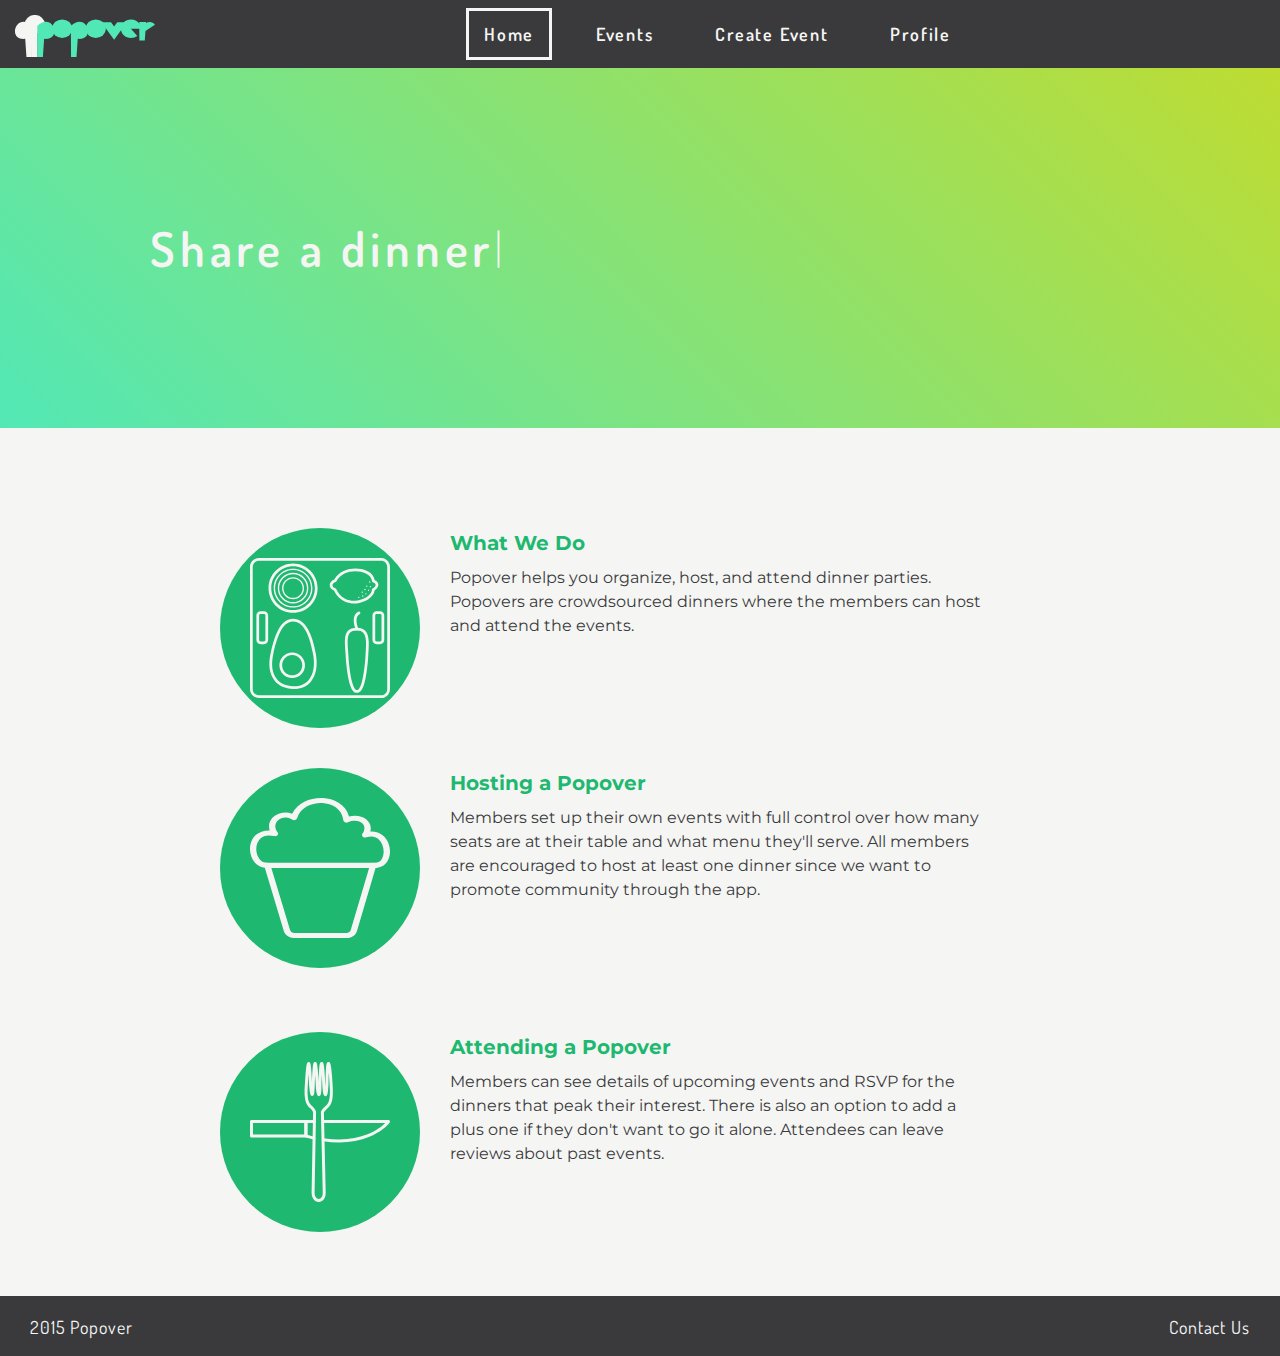
<file: index.html>
<!DOCTYPE>

<html>
	<head>
	    <meta charset="utf-8">
      <meta name="viewport" content="width=device-width, initial-scale=1">
	    <title>Popover</title>
	    <link type="text/css" rel="stylesheet" href="css/normalize.css">
	    <link type="text/css" rel="stylesheet" href="css/main.css">
	    <script src="http://code.jquery.com/jquery-2.1.4.min.js"></script>
    <script src="js/typed.js" type="text/javascript"></script>
    <script>
    $(function(){

        $("#typed").typed({
            // strings: ["Typed.js is a <strong>jQuery</strong> plugin.", "It <em>types</em> out sentences.", "And then deletes them.", "Try it out!"],
            stringsElement: $('#typed-strings'),
            typeSpeed: 30,
            backDelay: 1000,
            loop: false,
            contentType: 'html', // or text
            // defaults to false for infinite loop
            loopCount: false,
            callback: function(){ foo(); },
            resetCallback: function() { newTyped(); }
        });

        $(".reset").click(function(){
            $("#typed").typed('reset');
        });

    });

    function newTyped(){ /* A new typed object */ }

    function foo(){ console.log("Callback"); }

    </script>
    <style>
      /* code for animated blinking cursor */
      .typed-cursor{
          opacity: 1;
          font-weight: 100;
          -webkit-animation: blink 0.7s infinite;
          -moz-animation: blink 0.7s infinite;
          -ms-animation: blink 0.7s infinite;
          -o-animation: blink 0.7s infinite;
          animation: blink 0.7s infinite;
      }
      @-keyframes blink{
          0% { opacity:1; }
          50% { opacity:0; }
          100% { opacity:1; }
      }
      @-webkit-keyframes blink{
          0% { opacity:1; }
          50% { opacity:0; }
          100% { opacity:1; }
      }
      @-moz-keyframes blink{
          0% { opacity:1; }
          50% { opacity:0; }
          100% { opacity:1; }
      }
      @-ms-keyframes blink{
          0% { opacity:1; }
          50% { opacity:0; }
          100% { opacity:1; }
      }
      @-o-keyframes blink{
          0% { opacity:1; }
          50% { opacity:0; }
          100% { opacity:1; }
      }
    </style>
	</head>
	<body>
    <div class="header">
      <a href="index.html" class="header-logo">
        <div class="logo"></div>
      </a>
      <nav class = "nav-primary" role = "navigation">
      <a href="" class="menuIcon">Menu</a>
      <ul class="nav">
        <a href="index.html"><li class="selected">Home</li></a>
        <a href="events.html"><li>Events</li></a>
        <a href="create.html"><li>Create Event</li></a>
        <a href="#"><li>Profile</li></a>
      </ul>
      </nav>
    </div>
    <div class="home-container">
      <div class="type-wrap">
        <span>Share</span>
        <div id="typed-strings">
            <p>a dinner</p>
            <p>a table</p>
            <p>your love of food</p>
            <p>your ideas</p>
            <p>it all at a pop-up dinner</p>
            <p>at Popover</p>
        </div>
        <span id="typed" style="white-space:pre;"></span>
      </div>
      <div class="outer-container">
        <div class="home-icon">
          <?xml version="1.0" encoding="iso-8859-1"?>
          <!-- Generator: Adobe Illustrator 19.1.0, SVG Export Plug-In . SVG Version: 6.00 Build 0)  -->
          <svg version="1.1" id="Layer_1" xmlns="http://www.w3.org/2000/svg" xmlns:xlink="http://www.w3.org/1999/xlink" x="0px" y="0px"
             viewBox="0 0 510 510" style="enable-background:new 0 0 510 510;" xml:space="preserve">
          <path style="fill:#F5F6F4;" d="M477.622,509.963H32.182c-17.799,0-32.28-14.48-32.28-32.28V32.242
            c0-17.799,14.48-32.279,32.28-32.279h445.44c17.8,0,32.28,14.48,32.28,32.279v445.44
            C509.902,495.482,495.422,509.963,477.622,509.963z M32.182,9.963c-12.285,0-22.28,9.994-22.28,22.279v445.44
            c0,12.285,9.995,22.28,22.28,22.28h445.44c12.285,0,22.28-9.995,22.28-22.28V32.242c0-12.285-9.995-22.279-22.28-22.279H32.182z"/>
          <path style="fill:#F5F6F4;" d="M156.913,199.57c-49.291,0-89.392-40.229-89.392-89.678c0-49.449,40.101-89.679,89.392-89.679
            s89.392,40.229,89.392,89.679C246.305,159.341,206.204,199.57,156.913,199.57z M156.913,30.214
            c-43.777,0-79.392,35.744-79.392,79.679s35.615,79.678,79.392,79.678s79.392-35.743,79.392-79.678S200.69,30.214,156.913,30.214z"/>
          <path style="fill:#F5F6F4;" d="M156.913,180.639c-38.882,0-70.515-31.736-70.515-70.746s31.633-70.747,70.515-70.747
            s70.515,31.737,70.515,70.747S195.795,180.639,156.913,180.639z M156.913,44.146c-36.125,0-65.515,29.494-65.515,65.747
            s29.39,65.746,65.515,65.746s65.515-29.493,65.515-65.746S193.038,44.146,156.913,44.146z"/>
          <path style="fill:#F5F6F4;" d="M156.913,165.732c-30.691,0-55.66-25.05-55.66-55.84c0-30.791,24.969-55.841,55.66-55.841
            s55.66,25.05,55.66,55.841C212.573,140.683,187.604,165.732,156.913,165.732z M156.913,59.052c-27.934,0-50.66,22.807-50.66,50.841
            c0,28.033,22.726,50.84,50.66,50.84s50.66-22.807,50.66-50.84C207.573,81.858,184.847,59.052,156.913,59.052z"/>
          <path style="fill:#F5F6F4;" d="M156.913,150.06c-22.078,0-40.04-18.019-40.04-40.167s17.962-40.168,40.04-40.168
            s40.04,18.02,40.04,40.168S178.991,150.06,156.913,150.06z M156.913,74.725c-19.321,0-35.04,15.776-35.04,35.168
            s15.719,35.167,35.04,35.167s35.04-15.775,35.04-35.167S176.234,74.725,156.913,74.725z"/>
          <path style="fill:#F5F6F4;" d="M378.427,165.577c-9.758,0.001-20.749-1.574-31.855-6.259c-17.9-7.55-31.642-21.252-40.872-40.745
            c-9.387-3.59-15.204-10.77-15.344-19.146c-0.149-9.017,6.156-17.001,16.589-21.191c20.637-36.361,65.689-45.132,99.306-37.768
            c26.82,5.879,44.688,20.827,47.531,39.437C464.708,84.911,467.068,92.02,467.469,96c0.778,7.736-4.116,15.747-13.502,22.251
            c-2.138,19.728-25.404,38.844-55.69,45.224C392.735,164.643,385.947,165.577,378.427,165.577z M383.508,48.047
            c-26.348,0-54.707,10.457-68.669,36.582c-0.597,1.115-1.593,1.963-2.788,2.373c-7.299,2.503-11.78,7.2-11.696,12.259
            c0.076,4.594,3.984,8.52,10.455,10.5c1.378,0.422,2.507,1.418,3.098,2.733c22.28,49.621,68.634,44.075,82.309,41.195
            c26.312-5.543,47.806-22.713,47.911-38.273c0.012-1.714,0.9-3.303,2.355-4.209c7.235-4.51,11.464-9.953,11.036-14.206
            c-0.347-3.45-3.947-6.621-10.138-8.93c-1.855-0.691-3.128-2.412-3.245-4.389c-0.9-15.186-16.612-28.314-40.026-33.446
            C397.606,48.811,390.629,48.047,383.508,48.047z"/>
          <path style="fill:#F5F6F4;" d="M438.31,106.69c-1.38,0-2.505-0.964-2.505-2.345S436.919,102,438.3,102h0.01
            c1.381,0,2.5,0.964,2.5,2.345S439.69,106.69,438.31,106.69z"/>
          <path style="fill:#F5F6F4;" d="M431.884,119.848c-1.38,0-2.505-1.043-2.505-2.424s1.114-2.424,2.495-2.424h0.01
            c1.381,0,2.5,1.043,2.5,2.424S433.265,119.848,431.884,119.848z"/>
          <path style="fill:#F5F6F4;" d="M421.881,132.522c-1.38,0-2.505-0.88-2.505-2.261S420.49,128,421.871,128h0.01
            c1.381,0,2.5,0.88,2.5,2.261S423.262,132.522,421.881,132.522z"/>
          <path style="fill:#F5F6F4;" d="M435.989,90.409c-1.38,0-2.505-1.324-2.505-2.705S434.599,85,435.979,85h0.01
            c1.381,0,2.5,1.324,2.5,2.705S437.37,90.409,435.989,90.409z"/>
          <path style="fill:#F5F6F4;" d="M396.361,145.809c-1.38,0-2.505-1.023-2.505-2.404s1.114-2.404,2.495-2.404h0.01
            c1.381,0,2.5,1.023,2.5,2.404S397.742,145.809,396.361,145.809z"/>
          <path style="fill:#F5F6F4;" d="M410.721,140.991c-1.38,0-2.505-1.115-2.505-2.496S409.33,136,410.711,136h0.01
            c1.381,0,2.5,1.115,2.5,2.496S412.102,140.991,410.721,140.991z"/>
          <path style="fill:#F5F6F4;" d="M425.279,105.069c-1.38,0-2.505-1.154-2.505-2.535S423.889,100,425.27,100h0.01
            c1.381,0,2.5,1.154,2.5,2.535S426.66,105.069,425.279,105.069z"/>
          <path style="fill:#F5F6F4;" d="M418.68,117.432c-1.38,0-2.505-1.335-2.505-2.716S417.289,112,418.67,112h0.01
            c1.381,0,2.5,1.335,2.5,2.716S420.061,117.432,418.68,117.432z"/>
          <path style="fill:#F5F6F4;" d="M409.121,126.824c-1.38,0-2.505-1.031-2.505-2.412S407.73,122,409.111,122h0.01
            c1.381,0,2.5,1.031,2.5,2.412S410.502,126.824,409.121,126.824z"/>
          <path style="fill:#F5F6F4;" d="M159.53,476.968c-0.801,0-1.601-0.009-2.411-0.026c-28.676-0.618-52.824-11.593-67.994-30.902
            c-18.293-23.285-23.2-57.151-14.189-97.938c8.958-40.55,17.792-67.54,28.645-87.513c14.322-26.358,31.87-39.172,53.646-39.172
            c21.765,0,40.122,13.098,54.56,38.928c11.601,20.753,20.943,50.341,27.768,87.942c7.952,43.81,1.741,79.172-17.962,102.263
            C206.821,467.859,185.397,476.966,159.53,476.968z M157.228,231.416c-40.775,0-59.544,60.075-72.526,118.841
            c-8.343,37.768-4.094,68.752,12.289,89.604c13.479,17.157,34.346,26.521,60.346,27.082c23.851,0.513,43.436-7.399,56.65-22.886
            c17.688-20.729,23.128-53.229,15.73-93.986C215.425,271.338,191.037,231.416,157.228,231.416z"/>
          <path style="fill:#F5F6F4;" d="M153.773,437.452c-25.74,0-46.68-21.004-46.68-46.821c0-25.818,20.94-46.822,46.68-46.822
            c25.739,0,46.68,21.004,46.68,46.822C200.453,416.448,179.513,437.452,153.773,437.452z M153.773,353.809
            c-20.226,0-36.68,16.519-36.68,36.822s16.455,36.821,36.68,36.821c20.225,0,36.68-16.518,36.68-36.821
            S173.999,353.809,153.773,353.809z"/>
          <path style="fill:#F5F6F4;" d="M389.591,491.199c-20.329,0-32.311-35.348-40.062-118.195c-0.007-0.077-0.013-0.155-0.016-0.232
            c-0.504-10.803-1.213-20.809-1.898-30.485c-2.574-36.331-4.434-62.582,9.126-77.137c7.067-7.585,17.812-11.272,32.851-11.272
            c13.282,0,23.196,3.702,30.308,11.317c15.912,17.04,13.627,50.381,10.98,88.987c-0.416,6.063-0.846,12.334-1.212,18.646
            c-0.003,0.057-0.007,0.113-0.013,0.17c-3.273,35.51-7.391,62.021-12.585,81.051C410.245,479.047,401.257,491.199,389.591,491.199z
             M359.496,372.188c3.303,35.261,7.334,61.278,12.324,79.533c7.012,25.648,14.144,29.479,17.771,29.479
            c6.165,0,12.664-10.856,17.831-29.784c5.036-18.447,9.049-44.371,12.268-79.252c0.367-6.336,0.797-12.604,1.213-18.665
            c2.486-36.28,4.635-67.613-8.313-81.479c-5.116-5.479-12.639-8.143-22.998-8.143c-12.11,0-20.463,2.646-25.533,8.089
            c-10.595,11.372-8.864,35.802-6.469,69.614C358.276,351.28,358.987,361.311,359.496,372.188z"/>
          <path style="fill:#F5F6F4;" d="M389.591,263.878c-2.065,0-3.998-1.289-4.719-3.349c-11.748-33.543-8.405-55.295,9.938-64.649
            c2.46-1.254,5.471-0.277,6.726,2.183s0.277,5.471-2.183,6.726c-13.178,6.722-14.875,24.363-5.043,52.437
            c0.913,2.605-0.46,5.459-3.066,6.371C390.697,263.787,390.139,263.878,389.591,263.878z"/>
          <path style="fill:#F5F6F4;" d="M473.871,314.235h-12.557c-8.368,0-15.177-6.809-15.177-15.177v-90.117
            c0-8.368,6.809-15.177,15.177-15.177h12.557c8.368,0,15.177,6.809,15.177,15.177v90.117
            C489.048,307.427,482.239,314.235,473.871,314.235z M461.314,203.765c-2.854,0-5.177,2.322-5.177,5.177v90.117
            c0,2.854,2.322,5.177,5.177,5.177h12.557c2.854,0,5.177-2.322,5.177-5.177v-90.117c0-2.854-2.322-5.177-5.177-5.177H461.314z"/>
          <path style="fill:#F5F6F4;" d="M50.969,314.235H38.413c-8.369,0-15.177-6.809-15.177-15.177v-90.117
            c0-8.368,6.808-15.177,15.177-15.177h12.556c8.369,0,15.177,6.809,15.177,15.177v90.117
            C66.146,307.427,59.338,314.235,50.969,314.235z M38.413,203.765c-2.854,0-5.177,2.322-5.177,5.177v90.117
            c0,2.854,2.322,5.177,5.177,5.177h12.556c2.854,0,5.177-2.322,5.177-5.177v-90.117c0-2.854-2.322-5.177-5.177-5.177H38.413z"/>
          </svg>
        </div>
        <div class="home-description">
          <h3>What We Do</h3>
          <p>Popover helps you organize, host, and attend dinner parties. Popovers are crowdsourced dinners where the members can host and attend the events. </p>
        </div>

        <div class="home-icon">
          <?xml version="1.0" encoding="iso-8859-1"?>
          <!-- Generator: Adobe Illustrator 19.1.0, SVG Export Plug-In . SVG Version: 6.00 Build 0)  -->
          <svg version="1.1" id="Layer_1" xmlns="http://www.w3.org/2000/svg" xmlns:xlink="http://www.w3.org/1999/xlink" x="0px" y="0px"
             viewBox="0 0 509.901 510" style="enable-background:new 0 0 509.901 510;" xml:space="preserve">
          <path style="fill:#F5F6F4;" d="M350.819,510H162.027c-18.132,0-33.867-9.773-38.268-23.767L48.482,236.207H463.04l-73.885,249.811
            C384.778,500.175,369.025,510,350.819,510z M77.722,254.56l68.439,227.308c1.8,5.723,8.336,9.78,15.866,9.78h188.792
            c7.561,0,14.105-4.081,15.911-9.923l67.187-227.165H77.722z"/>
          <path style="fill:#F5F6F4;" d="M453.767,254.807c-2.169,0-4.372-0.102-6.613-0.308l2.649-18.23
            c13.116,1.203,23.098-3.377,29.707-13.614c13.327-20.641,7.895-55.973-11.179-72.699c-11.559-10.14-26.578-12.391-44.627-6.699
            c-4.545,1.436-9.735,0.432-12.947-2.504c-3.212-2.934-3.748-7.16-1.34-10.547c10.426-14.659,9.706-29.597-1.881-38.986
            c-11.949-9.685-31.793-10.717-50.542-2.635c-3.397,1.468-7.487,1.48-10.906,0.038c-3.412-1.443-5.69-4.149-6.068-7.21
            c-5.354-43.502-42.807-61.014-76.07-62.896c-35.73-2.02-79.96,14.372-92.479,55.15c-0.935,3.043-3.755,5.497-7.482,6.508
            c-3.725,1.013-7.841,0.441-10.92-1.516c-18.499-11.757-36.543-7.769-47.26-0.109c-18.625,13.309-16.057,32.9-5.25,46.411
            c2.581,3.226,2.376,7.386-0.511,10.441c-2.89,3.058-7.868,4.368-12.465,3.29c-21.357-4.993-38.043-2.133-49.609,8.488
            c-17.035,15.642-20.071,46.54-7.25,68.875c5.275,9.194,12.167,20.153,33.167,20.153v18.352c-26,0-42.883-11.257-54.148-30.882
            c-14.456-25.184-14.416-65.179,10.997-88.517c12.996-11.936,30.692-17.793,51.18-17.108c-6.003-17.505-2.646-38.027,18.529-53.159
            c15.296-10.931,39.433-16.379,63.248-7.472C173.794,15,224.165-2.135,265.6,0.211c37.556,2.124,82.963,21.173,95.068,67.267
            c23.594-5.914,47.318-2.092,63.33,10.884c14.127,11.447,18.952,27.195,14.15,43.554c18.098-0.914,34.378,4.403,47.266,15.707
            c25.484,22.351,32.312,66.004,14.613,93.419C490.144,246.349,473.516,254.805,453.767,254.807z"/>
          </svg>
        </div>
        <div class="home-description">
          <h3>Hosting a Popover</h3>
          <p>Members set up their own events with full control over how many seats are at their table and what menu they'll serve. All members are encouraged to host at least one dinner since we want to promote community through the app.</p>
        </div>

        <div class="home-icon">
          <?xml version="1.0" encoding="iso-8859-1"?>
          <!-- Generator: Adobe Illustrator 19.1.0, SVG Export Plug-In . SVG Version: 6.00 Build 0)  -->
          <svg version="1.1" id="Layer_1" xmlns="http://www.w3.org/2000/svg" xmlns:xlink="http://www.w3.org/1999/xlink" x="0px" y="0px"
             viewBox="0 0 500 500" style="enable-background:new 0 0 500 500;" xml:space="preserve">
          <path style="fill:#F5F6F4;" d="M245.435,500c-3.756,0-7.522-0.98-10.981-2.944c-9.159-5.199-14.439-16.078-14.489-29.846
            l0.001-0.119l5.31-287.772c-3.051-6.742-6.928-10.635-11.023-14.745c-11.372-11.417-23.133-23.223-18.167-87.019
            c1.426-23.817,2.848-42.132,4.223-54.343c1.693-15.054,2.877-22.941,9.181-22.941c0.029,0,0.058,0,0.087,0.001
            c6.365,0.073,7.367,7.886,8.718,22.852c0.987,10.935,1.903,26.839,2.728,47.348c0.804-19.538,1.718-35.014,2.728-46.127
            c1.573-17.321,2.747-23.868,8.899-23.899c0.014,0,0.028,0,0.043,0c5.988,0,7.247,6.406,8.871,22.09
            c1.129,10.9,2.229,26.781,3.277,47.28c0.474-18.994,1.223-34.826,2.187-46.124c1.512-17.718,3.01-23.626,8.9-23.69
            c0.03,0,0.06,0,0.09,0c6.089,0,7.458,6.849,9.116,22.396c1.356,12.718,2.552,31.342,3.555,55.353
            c0.167,3.319,0.35,6.365,0.544,9.156c0.191-2.741,0.378-5.761,0.559-9.087c0.083-23,0.646-41.872,1.625-54.587
            c1.243-16.128,2.737-22.895,8.775-23.059c0.072-0.001,0.143-0.002,0.213-0.002c5.883,0,7.726,6.766,9.82,22.753
            c1.673,12.764,3.251,31.684,4.563,54.713c4.614,66.833-5.615,76.304-18.564,88.29c-4.044,3.743-8.218,7.605-12.302,13.961
            l6.448,286.866c0.302,13.721-4.638,24.671-13.554,30.044C253.273,498.93,249.36,500,245.435,500z M230.597,467.231
            c0.049,9.785,3.358,17.258,9.083,20.508c3.753,2.132,8.006,2.088,11.672-0.12c5.545-3.342,8.602-10.86,8.386-20.626l-6.518-290.042
            l0.815-1.34c5.119-8.423,10.363-13.277,14.989-17.559c11.273-10.433,19.42-17.973,15.154-79.707l-0.004-0.065
            c-0.962-16.9-1.979-30.067-2.957-40.175c-0.43,10.067-0.736,23.146-0.795,39.887l-0.008,0.272
            c-0.716,13.272-1.625,23.475-2.699,30.329c-0.906,5.788-2.149,13.712-8.36,13.712c-0.005,0-0.009,0-0.015,0
            c-6.37-0.013-7.711-8.736-8.69-15.105c-1.095-7.127-1.988-17.14-2.58-28.957c-0.564-13.472-1.154-24.358-1.734-33.149
            c-0.417,8.942-0.781,19.809-1.044,32.911c0.107,12.875-0.239,22.994-1.026,30.079c-0.616,5.546-1.547,13.928-7.958,14.082
            c-5.991,0.112-7.762-7.175-9.047-14.685c-1.273-7.44-2.189-17.571-2.65-29.296c-0.612-12.8-1.209-23.248-1.774-31.771
            c-0.492,8.523-0.992,18.967-1.476,31.764c-0.304,12.678-0.81,22.508-1.498,29.14c-0.677,6.525-1.444,13.921-7.442,14.109
            c-0.074,0.003-0.146,0.004-0.219,0.004c-5.869,0-7.119-7.569-8.223-14.257c-1.111-6.725-2.214-16.393-3.279-28.736l-0.016-0.262
            c-0.532-14.261-1.073-25.609-1.597-34.636c-0.732,9.048-1.535,20.432-2.392,34.757c-4.589,58.97,4.96,68.556,15.07,78.706
            c4.603,4.62,9.819,9.857,13.743,19.15l0.443,1.05l-0.021,1.141L230.597,467.231z"/>
          <path style="fill:#F5F6F4;" d="M200.206,269.823H5.316c-2.936,0-5.316-2.394-5.316-5.349V212.87c0-2.954,2.38-5.349,5.316-5.349
            h194.89c2.936,0,5.316,2.394,5.316,5.349v51.605C205.522,267.429,203.142,269.823,200.206,269.823z M10.632,259.125H194.89v-40.907
            H10.632V259.125z"/>
          <path style="fill:#F5F6F4;" d="M228.029,277.262c-0.389,0-0.785-0.043-1.181-0.134c-7.415-1.691-13.242-3.551-19.989-5.705
            c-2.904-0.927-5.908-1.886-9.245-2.895c-2.255-0.681-3.795-2.774-3.787-5.142l0.189-50.537c0.011-2.946,2.388-5.329,5.316-5.329
            h29.518c2.936,0,5.316,2.394,5.316,5.349c0,2.954-2.38,5.349-5.316,5.349h-24.222l-0.155,41.235c1.947,0.608,3.792,1.196,5.6,1.774
            c6.517,2.08,12.146,3.877,19.124,5.469c2.864,0.653,4.658,3.517,4.009,6.399C232.649,275.578,230.456,277.262,228.029,277.262z"/>
          <path style="fill:#F5F6F4;" d="M319.428,287.453c-18.834,0-38.348-1.593-58.506-4.785c-2.9-0.46-4.881-3.198-4.425-6.116
            c0.456-2.918,3.164-4.91,6.078-4.452c59.585,9.437,113.288,4.508,159.617-14.648c28.074-11.608,48.797-26.929,60.848-39.234H261.988
            c-2.936,0-5.316-2.394-5.316-5.349c0-2.954,2.38-5.349,5.316-5.349h232.696c2.008,0,3.845,1.139,4.748,2.943
            c0.903,1.804,0.719,3.967-0.477,5.59c-3.264,4.433-10.873,13.49-25.154,24.35c-13.916,10.582-29.921,19.646-47.568,26.944
            C393.851,280.736,358.088,287.453,319.428,287.453z"/>
          </svg>
        </div>
        <div class="home-description">
          <h3>Attending a Popover</h3>
          <p>Members can see details of upcoming events and RSVP for the dinners that peak their interest. There is also an option to add a plus one if they don't want to go it alone. Attendees can leave reviews about past events.</p>
        </div>
      </div>
    </div>
    <footer>
      <div class="copyright">
        <p>2015 Popover</p>
      </div>
      <div class="social">
        <a href="#" class="support">Contact Us</a>
      </div>
    </footer>

    <script>
    $(".menuIcon").click(function(event) {
      event.preventDefault();
      $(".nav").toggleClass("list");
    });
    </script>
	</body>
</html>
</file>
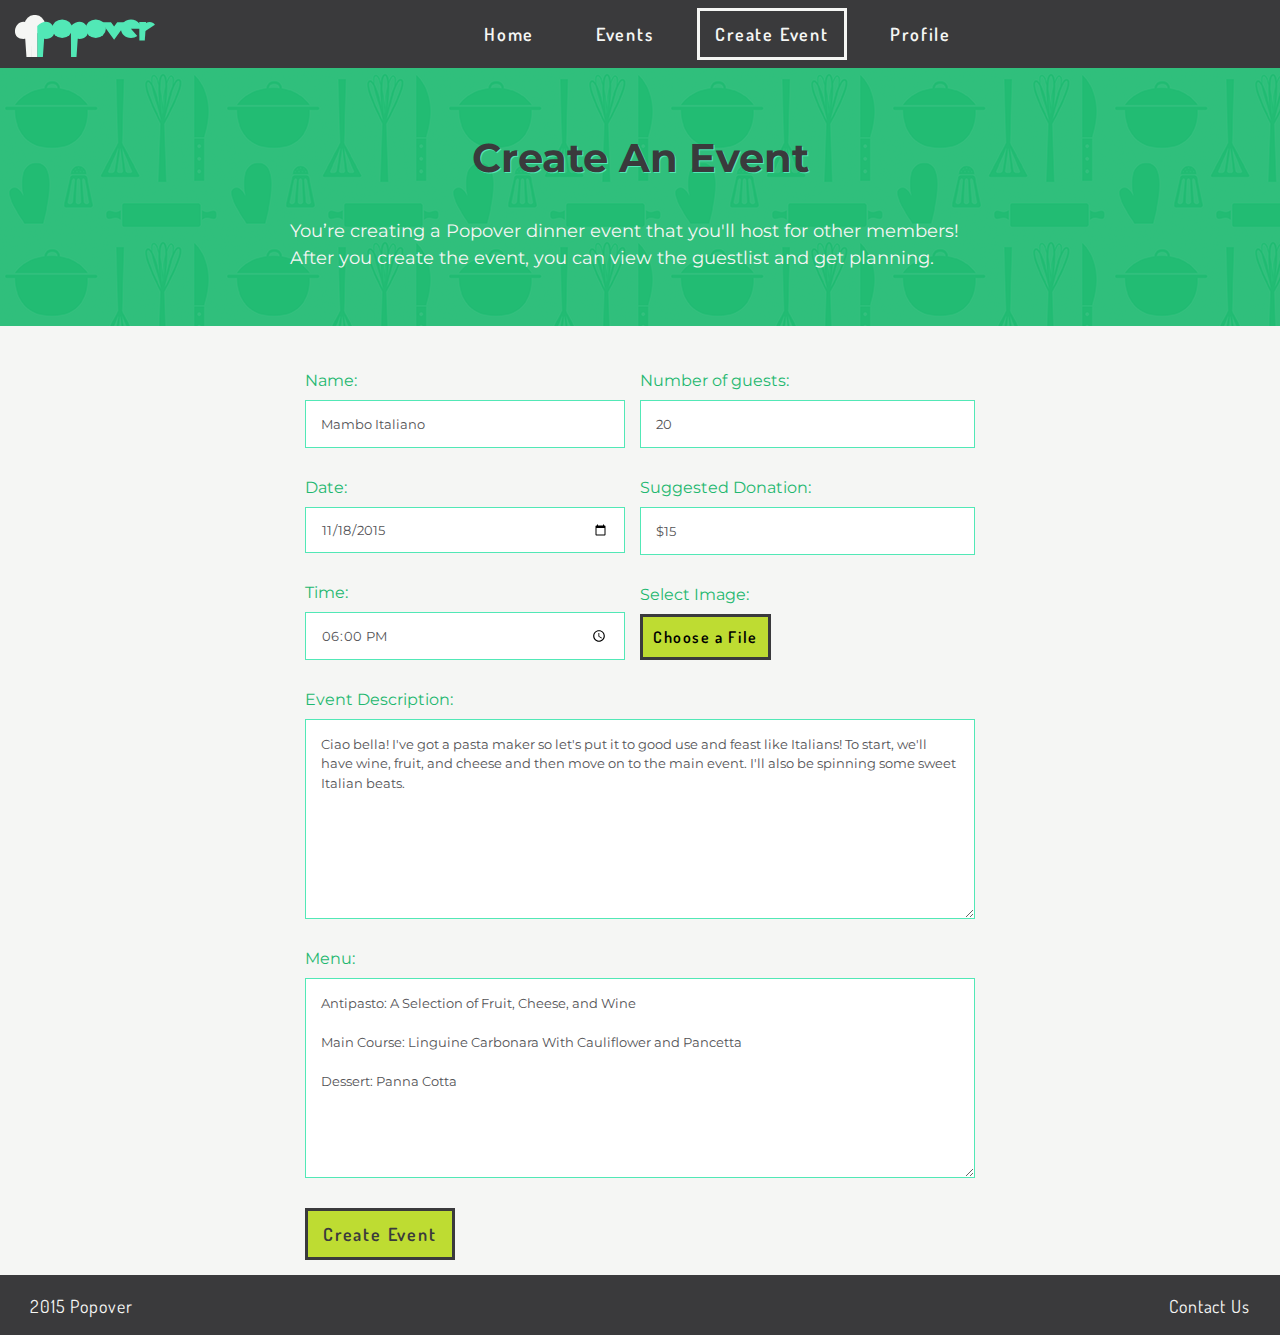
<file: create.html>
<!DOCTYPE>

<html>
	<head>
	    <meta charset="utf-8">
	    <meta name="viewport" content="width=device-width, initial-scale=1">
	    <title>Popover</title>
	    <link type="text/css" rel="stylesheet" href="css/normalize.css">
	    <link type="text/css" rel="stylesheet" href="css/main.css">
	    <script src="http://code.jquery.com/jquery-2.1.4.min.js"></script>
	</head>
	<body>
	<div class="page-container">
	    <div class="header">
	        <a href="index.html" class="header-logo">
	        	<div class="logo"></div>
      		</a>
	      <nav class = "nav-primary" role = "navigation">
		      <a href="" class="menuIcon">Menu</a>
		      <ul class="nav">
		        <a href="index.html"><li>Home</li></a>
		        <a href="events.html"><li>Events</li></a>
		        <a href="create.html"><li class="selected">Create Event</li></a>
		        <a href="#"><li>Profile</li></a>
		      </ul>
	      </nav>
	    </div>
    	<div class="create-image">
		    <div class="create-event-header">
		    	<div class="create-header">Create An Event</div>
		    	<p>You’re creating a Popover dinner event that you'll host for other members! After you create the event, you can view the guestlist and get planning.</p>
		    </div>
    	</div>

    <div class="create-container">    
	    <form class="form">
		    <div class="ndt-container">
			    <div>
			        <label for="name">Name:</label>
			        <input type="text" id="name" placeholder="Mambo Italiano"/>
			    </div>
			    <div>
			        <label for="date">Date:</label>
			        <input type="date" id="date" />
			    </div>
			    <div>
			        <label for="time">Time:</label>
			        <input type="time" id="time"></input>
			    </div>
		    </div>
			    <div class="gdf-container">
			    <div>
			        <label for="guest-count">Number of guests:</label>
			        <input type="text" id="guest-count" placeholder="20"/>
			    </div>
			    <div>
			        <label for="donation">Suggested Donation:</label>
			        <input type="text" id="donation" placeholder="$15"/>
			    </div>
			    <div>
			        <label for="file">Select Image:</label>
			        <button class="choose-file" type="submit">Choose a File</button>
			    </div>
			</div>
		    <div>
		        <label class="clear" for="description">Event Description:</label>
		        <textarea id="description" onfocus="this.value=''; this.onfocus=null;">Ciao bella! I've got a pasta maker so let's put it to good use and feast like Italians! To start, we'll have wine, fruit, and cheese and then move on to the main event. I'll also be spinning some sweet Italian beats.</textarea>
		    </div>
		    <div>
		        <label for="menu">Menu:</label>
		        <textarea id="menu" onfocus="this.value=''; this.onfocus=null;">
Antipasto: A Selection of Fruit, Cheese, and Wine

Main Course: Linguine Carbonara With Cauliflower and Pancetta 

Dessert: Panna Cotta</textarea>
		    </div>
		    <div class="button">
		        <button class="create-button" type="submit">Create Event</button>
		    </div>
		</form>
	</div>
</div>	
		<footer>
		    <div class="copyright">
		      <p>2015 Popover</p>
		    </div>
		    <div class="social">
		      <a href="#" class="support">Contact Us</a>
		    </div>
		</footer>
		<script >
		$(document).ready(function() {
		    $("#time").val("18:00");
		});

		$(document).ready(function() {
		    $("#date").val("2015-11-18");
		});
		</script>
		<script>
		$(".menuIcon").click(function(event) {
		  event.preventDefault();
		  $(".nav").toggleClass("list");
		});
		</script>
	</body>
</html>
</file>
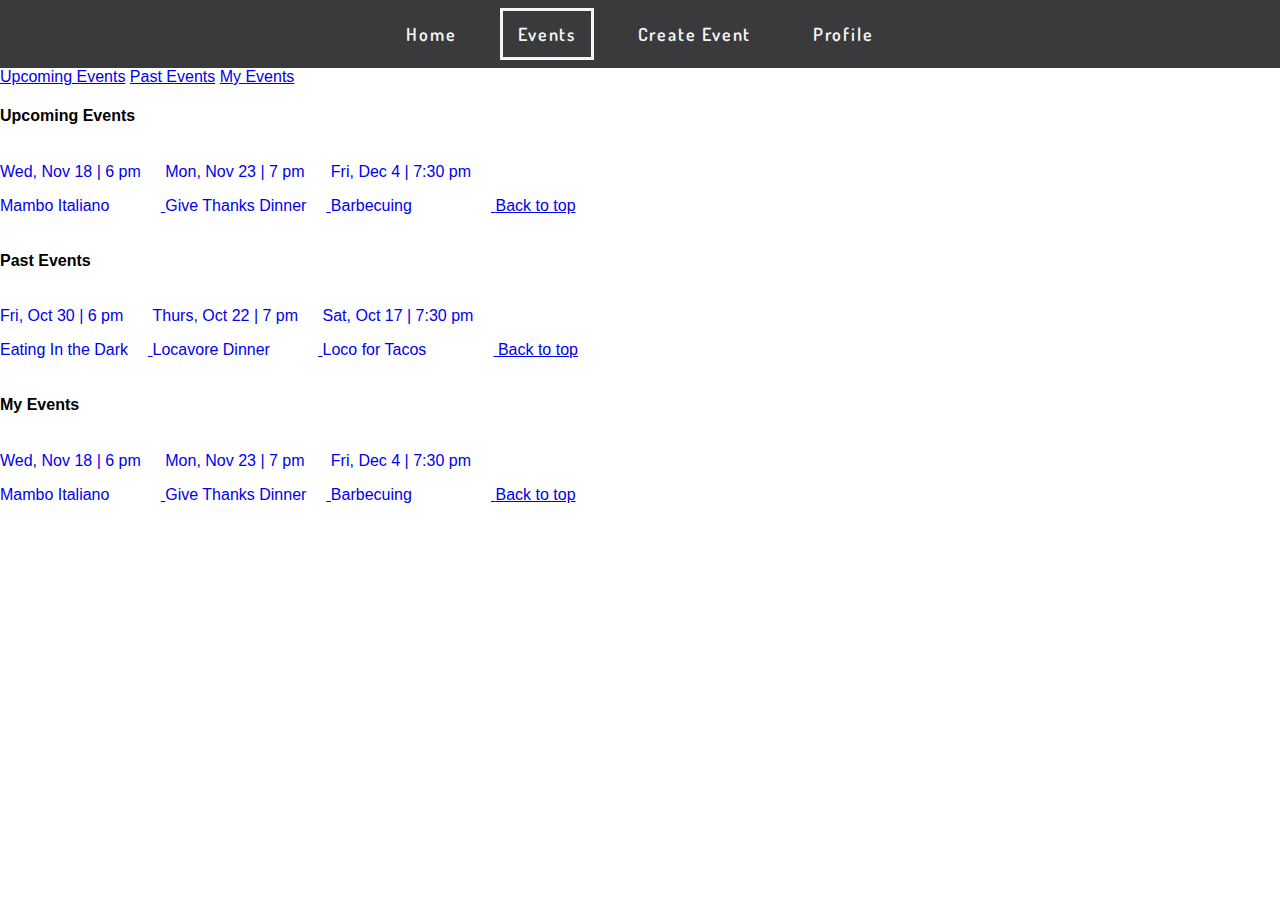
<file: events-v1.html>
<!DOCTYPE>

<html>
	<head>
	    <meta charset="utf-8">
	    <title>Popover</title>
	    <link type="text/css" rel="stylesheet" href="css/normalize.css">
	    <link type="text/css" rel="stylesheet" href="css/main.css">
	    <script src="http://code.jquery.com/jquery-2.1.4.min.js"></script>
	</head>
	<body>
    <div class="header">
      <a href="index.html" class="header-logo"><div class="logo-place"></div></a>
      <nav class = "nav-primary" role = "navigation">
      <a href="" class="menuIcon">Menu</a>
      <ul class="nav">
        <a href="index.html"><li>Home</li></a>
        <a href="events.html"><li class="selected">Events</li></a>
        <a href="create.html"><li>Create Event</li></a>
        <a href="#"><li>Profile</li></a>
      </ul>
      </nav>
    </div>
		<div class="scroll-on-page">
      <aside id="scroll-on-page-top">
        <a class="scroll-on-page-link" href="#scroll-link-1">Upcoming Events</a>
        <a class="scroll-on-page-link" href="#scroll-link-2">Past Events</a>
        <a class="scroll-on-page-link" href="#scroll-link-3">My Events</a>
      </aside>

      <article>
        <section>
          <h4 id="scroll-link-1">Upcoming Events</h4>

            <a href="listing.html">
              <div class="btn btn-l-r">
                <p>Wed, Nov 18 | 6 pm</p>
                <p>Mambo Italiano</p>
              </div>
            </a>
            <a href="#">
              <div class="btn btn-l-r">
                <p>Mon, Nov 23 | 7 pm</p>
                <p>Give Thanks Dinner</p>
              </div>
            </a>
            <a href="#">
              <div class="btn btn-l-r last-event">
                <p>Fri, Dec 4 |  7:30 pm</p>
                <p>Barbecuing</p>
              </div>
            </a>
          <a class="scroll-on-page-link" href="#scroll-on-page-top">Back to top</a>
        </section>
        <section>
          <h4 id="scroll-link-2">Past Events</h4>
            <a href="#">
              <div class="btn btn-l-r">
                <p>Fri, Oct 30 | 6 pm</p>
                <p>Eating In the Dark</p>
              </div>
            </a>
            <a href="#">
              <div class="btn btn-l-r">
                <p>Thurs, Oct 22 | 7 pm</p>
                <p>Locavore Dinner</p>
              </div>
            </a>
            <a href="#">
              <div class="btn btn-l-r last-event">
                <p>Sat, Oct 17 | 7:30 pm</p>
                <p>Loco for Tacos</p>
              </div>
            </a>
          <a class="scroll-on-page-link back-to-top" href="#scroll-on-page-top">Back to top</a>
        </section>
        <section>
          <h4 id="scroll-link-3">My Events</h4>
            <a href="#">
              <div class="btn btn-l-r">
                <p>Wed, Nov 18 | 6 pm</p>
                <p>Mambo Italiano</p>
              </div>
            </a>
            <a href="#">
              <div class="btn btn-l-r">
                <p>Mon, Nov 23 | 7 pm</p>
                <p>Give Thanks Dinner</p>
              </div>
            </a>
            <a href="#">
              <div class="btn btn-l-r last-event">
                <p>Fri, Dec 4 | 7:30 pm</p>
                <p>Barbecuing</p>
              </div>
            </a>
          <a class="scroll-on-page-link back-to-top" href="#scroll-on-page-top">Back to top</a>
        </section>
      </article>
    </div>

<script>$(".menuIcon").click(function(event) {
  event.preventDefault();
  $(".nav").toggleClass("list");
});
</script>
<script>
(function (jQuery) {
  jQuery.mark = {
    jump: function (options) {
      var defaults = {
        selector: 'a.scroll-on-page-link'
      };
      if (typeof options == 'string') {
        defaults.selector = options;
      }

      options = jQuery.extend(defaults, options);
      return jQuery(options.selector).click(function (e) {
        var jumpobj = jQuery(this);
        var target = jumpobj.attr('href');
        var thespeed = 1000;
        var offset = jQuery(target).offset().top;
        jQuery('html,body').animate({
          scrollTop: offset
        }, thespeed, 'swing');
        e.preventDefault();
      });
    }
  };
})(jQuery);


jQuery(function(){  
  jQuery.mark.jump();
});

</script>
	</body>
</html>
</file>
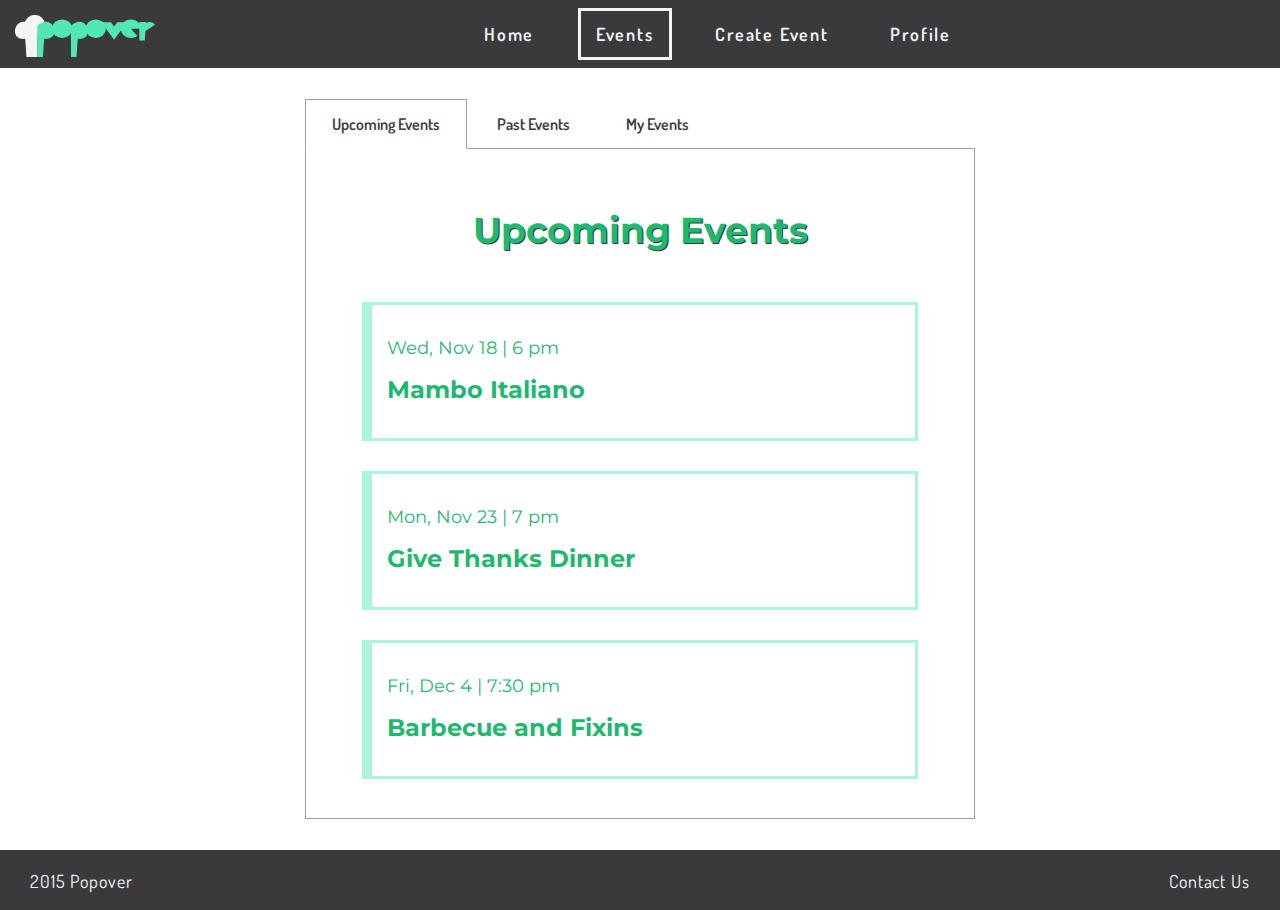
<file: events.html>
<!DOCTYPE>

<html>
	<head>
	    <meta charset="utf-8">
      <meta name="viewport" content="width=device-width, initial-scale=1">
	    <title>Popover</title>
	    <link type="text/css" rel="stylesheet" href="css/normalize.css">
	    <link type="text/css" rel="stylesheet" href="css/main.css">
	    <script src="http://code.jquery.com/jquery-2.1.4.min.js"></script>
	</head>
	<body>
    <div class="header">
      <a href="index.html" class="header-logo">
        <div class="logo"></div>
      </a>
      <nav class = "nav-primary" role = "navigation">
      <a href="" class="menuIcon">Menu</a>
      <ul class="nav">
        <a href="index.html"><li>Home</li></a>
        <a href="events.html"><li class="selected">Events</li></a>
        <a href="create.html"><li>Create Event</li></a>
        <a href="#"><li>Profile</li></a>
      </ul>
      </nav>
    </div>
    <ul class="accordion-tabs-minimal">
  <li class="tab-header-and-content">
    <a href="#" class="tab-link is-active">Upcoming Events</a>
    <div class="tab-content">
        <section>
          <h4>Upcoming Events</h4>

            <a href="listing.html">
              <div class="btn btn-l-r">
                <p>Wed, Nov 18 | 6 pm</p>
                <p>Mambo Italiano</p>
              </div>
            </a>
            <a href="#">
              <div class="btn btn-l-r">
                <p>Mon, Nov 23 | 7 pm</p>
                <p>Give Thanks Dinner</p>
              </div>
            </a>
            <a href="#">
              <div class="btn btn-l-r last-event">
                <p>Fri, Dec 4 |  7:30 pm</p>
                <p>Barbecue and Fixins</p>
              </div>
            </a>
        </section>
    </div>
  </li>
  <li class="tab-header-and-content">
    <a href="#" class="tab-link">Past Events</a>
    <div class="tab-content">
      <section>
          <h4>Past Events</h4>
            <a href="#">
              <div class="btn btn-l-r">
                <p>Fri, Oct 30 | 6 pm</p>
                <p>Eating In the Dark</p>
              </div>
            </a>
            <a href="#">
              <div class="btn btn-l-r">
                <p>Thurs, Oct 22 | 7 pm</p>
                <p>Locavore Dinner</p>
              </div>
            </a>
            <a href="#">
              <div class="btn btn-l-r last-event">
                <p>Sat, Oct 17 | 7:30 pm</p>
                <p>Loco for Tacos</p>
              </div>
            </a>
        </section>
    </div>
  </li>
  <li class="tab-header-and-content">
    <a href="#" class="tab-link">My Events</a>
    <div class="tab-content">
        <section>
          <h4>My Events</h4>
            <a href="#">
              <div class="btn btn-l-r">
                <p>Wed, Nov 18 | 6 pm</p>
                <p>Mambo Italiano</p>
              </div>
            </a>
            <a href="#">
              <div class="btn btn-l-r">
                <p>Mon, Nov 23 | 7 pm</p>
                <p>Give Thanks Dinner</p>
              </div>
            </a>
            <a href="#">
              <div class="btn btn-l-r last-event">
                <p>Fri, Dec 4 | 7:30 pm</p>
                <p>Barbecue and Fixins</p>
              </div>
            </a>
        </section>   
    </div>
  </li>
</ul>
    <footer>
      <div class="copyright">
        <p>2015 Popover</p>
      </div>
      <div class="social">
        <a href="#" class="support">Contact Us</a>
      </div>
    </footer>
    <script>$(".menuIcon").click(function(event) {
      event.preventDefault();
      $(".nav").toggleClass("list");
    });
    </script>
    <script type="text/javascript">
      $(document).ready(function () {
      $('.accordion-tabs-minimal').each(function(index) {
        $(this).children('li').first().children('a').addClass('is-active').next().addClass('is-open').show();
      });
      $('.accordion-tabs-minimal').on('click', 'li > a.tab-link', function(event) {
        if (!$(this).hasClass('is-active')) {
          event.preventDefault();
          var accordionTabs = $(this).closest('.accordion-tabs-minimal');
          accordionTabs.find('.is-open').removeClass('is-open').hide();

          $(this).next().toggleClass('is-open').toggle();
          accordionTabs.find('.is-active').removeClass('is-active');
          $(this).addClass('is-active');
        } else {
          event.preventDefault();
        }
      });
    });

    </script>

	</body>
</html>
</file>
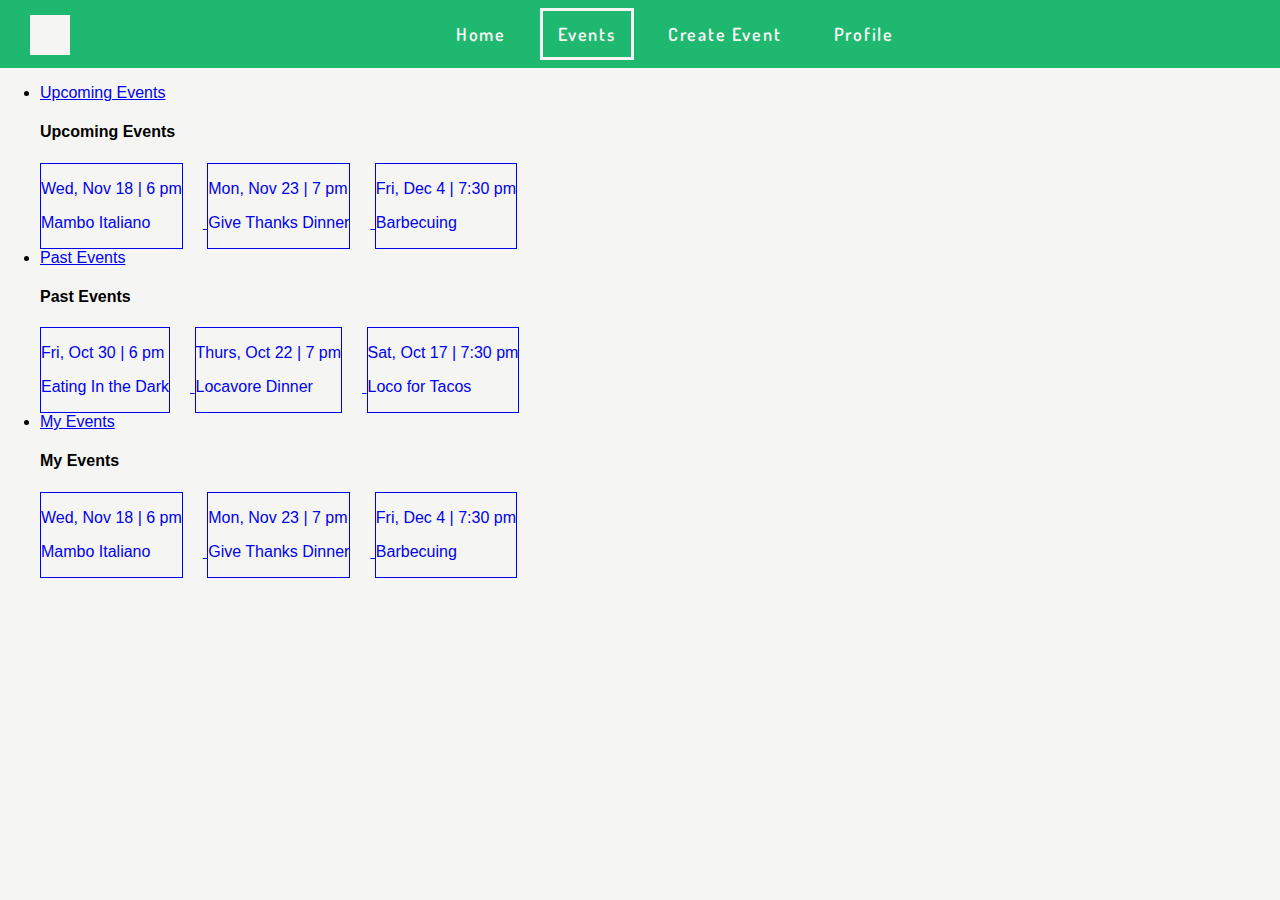
<file: technical/events copy.html>
<!DOCTYPE>

<html>
	<head>
	    <meta charset="utf-8">
	    <title>Popover</title>
	    <link type="text/css" rel="stylesheet" href="css/normalize.css">
	    <link type="text/css" rel="stylesheet" href="css/main.css">
	    <script src="http://code.jquery.com/jquery-2.1.4.min.js"></script>
	</head>
	<body>
    <div class="header">
      <a href="index.html" class="header-logo"><div class="logo-place"></div></a>
      <nav class = "nav-primary" role = "navigation">
      <a href="" class="menuIcon">Menu</a>
      <ul class="nav">
        <a href="index.html"><li>Home</li></a>
        <a href="events.html"><li class="selected">Events</li></a>
        <a href="create.html"><li>Create Event</li></a>
        <a href="#"><li>Profile</li></a>
      </ul>
      </nav>
    </div>
    <ul class="accordion-tabs-minimal">
  <li class="tab-header-and-content">
    <a href="#" class="tab-link is-active">Upcoming Events</a>
    <div class="tab-content">
        <section>
          <h4 id="scroll-link-1">Upcoming Events</h4>

            <a href="listing.html">
              <div class="btn btn-l-r">
                <p>Wed, Nov 18 | 6 pm</p>
                <p>Mambo Italiano</p>
              </div>
            </a>
            <a href="#">
              <div class="btn btn-l-r">
                <p>Mon, Nov 23 | 7 pm</p>
                <p>Give Thanks Dinner</p>
              </div>
            </a>
            <a href="#">
              <div class="btn btn-l-r last-event">
                <p>Fri, Dec 4 |  7:30 pm</p>
                <p>Barbecuing</p>
              </div>
            </a>
        </section>
    </div>
  </li>
  <li class="tab-header-and-content">
    <a href="#" class="tab-link">Past Events</a>
    <div class="tab-content">
      <section>
          <h4 id="scroll-link-2">Past Events</h4>
            <a href="#">
              <div class="btn btn-l-r">
                <p>Fri, Oct 30 | 6 pm</p>
                <p>Eating In the Dark</p>
              </div>
            </a>
            <a href="#">
              <div class="btn btn-l-r">
                <p>Thurs, Oct 22 | 7 pm</p>
                <p>Locavore Dinner</p>
              </div>
            </a>
            <a href="#">
              <div class="btn btn-l-r last-event">
                <p>Sat, Oct 17 | 7:30 pm</p>
                <p>Loco for Tacos</p>
              </div>
            </a>
        </section>
    </div>
  </li>
  <li class="tab-header-and-content">
    <a href="#" class="tab-link">My Events</a>
    <div class="tab-content">
        <section>
          <h4 id="scroll-link-3">My Events</h4>
            <a href="#">
              <div class="btn btn-l-r">
                <p>Wed, Nov 18 | 6 pm</p>
                <p>Mambo Italiano</p>
              </div>
            </a>
            <a href="#">
              <div class="btn btn-l-r">
                <p>Mon, Nov 23 | 7 pm</p>
                <p>Give Thanks Dinner</p>
              </div>
            </a>
            <a href="#">
              <div class="btn btn-l-r last-event">
                <p>Fri, Dec 4 | 7:30 pm</p>
                <p>Barbecuing</p>
              </div>
            </a>
        </section>   
    </div>
  </li>
</ul>

<!-- 		<div class="scroll-on-page">
      <aside id="scroll-on-page-top">
        <a class="scroll-on-page-link" href="#scroll-link-1">Upcoming Events</a>
        <a class="scroll-on-page-link" href="#scroll-link-2">Past Events</a>
        <a class="scroll-on-page-link" href="#scroll-link-3">My Events</a>
      </aside>

      <article>
        <section>
          <h4 id="scroll-link-1">Upcoming Events</h4>

            <a href="listing.html">
              <div class="btn btn-l-r">
                <p>Wed, Nov 18 | 6 pm</p>
                <p>Mambo Italiano</p>
              </div>
            </a>
            <a href="#">
              <div class="btn btn-l-r">
                <p>Mon, Nov 23 | 7 pm</p>
                <p>Give Thanks Dinner</p>
              </div>
            </a>
            <a href="#">
              <div class="btn btn-l-r last-event">
                <p>Fri, Dec 4 |  7:30 pm</p>
                <p>Barbecuing</p>
              </div>
            </a>
          <a class="scroll-on-page-link" href="#scroll-on-page-top">Back to top</a>
        </section>
        <section>
          <h4 id="scroll-link-2">Past Events</h4>
            <a href="#">
              <div class="btn btn-l-r">
                <p>Fri, Oct 30 | 6 pm</p>
                <p>Eating In the Dark</p>
              </div>
            </a>
            <a href="#">
              <div class="btn btn-l-r">
                <p>Thurs, Oct 22 | 7 pm</p>
                <p>Locavore Dinner</p>
              </div>
            </a>
            <a href="#">
              <div class="btn btn-l-r last-event">
                <p>Sat, Oct 17 | 7:30 pm</p>
                <p>Loco for Tacos</p>
              </div>
            </a>
          <a class="scroll-on-page-link back-to-top" href="#scroll-on-page-top">Back to top</a>
        </section>
        <section>
          <h4 id="scroll-link-3">My Events</h4>
            <a href="#">
              <div class="btn btn-l-r">
                <p>Wed, Nov 18 | 6 pm</p>
                <p>Mambo Italiano</p>
              </div>
            </a>
            <a href="#">
              <div class="btn btn-l-r">
                <p>Mon, Nov 23 | 7 pm</p>
                <p>Give Thanks Dinner</p>
              </div>
            </a>
            <a href="#">
              <div class="btn btn-l-r last-event">
                <p>Fri, Dec 4 | 7:30 pm</p>
                <p>Barbecuing</p>
              </div>
            </a>
          <a class="scroll-on-page-link back-to-top" href="#scroll-on-page-top">Back to top</a>
        </section>
      </article>
    </div> -->

    <script>$(".menuIcon").click(function(event) {
      event.preventDefault();
      $(".nav").toggleClass("list");
    });
    </script>
    <script type="text/javascript">
      $(document).ready(function () {
      $('.accordion-tabs-minimal').each(function(index) {
        $(this).children('li').first().children('a').addClass('is-active').next().addClass('is-open').show();
      });
      $('.accordion-tabs-minimal').on('click', 'li > a.tab-link', function(event) {
        if (!$(this).hasClass('is-active')) {
          event.preventDefault();
          var accordionTabs = $(this).closest('.accordion-tabs-minimal');
          accordionTabs.find('.is-open').removeClass('is-open').hide();

          $(this).next().toggleClass('is-open').toggle();
          accordionTabs.find('.is-active').removeClass('is-active');
          $(this).addClass('is-active');
        } else {
          event.preventDefault();
        }
      });
    });

    </script>

	</body>
</html>
</file>
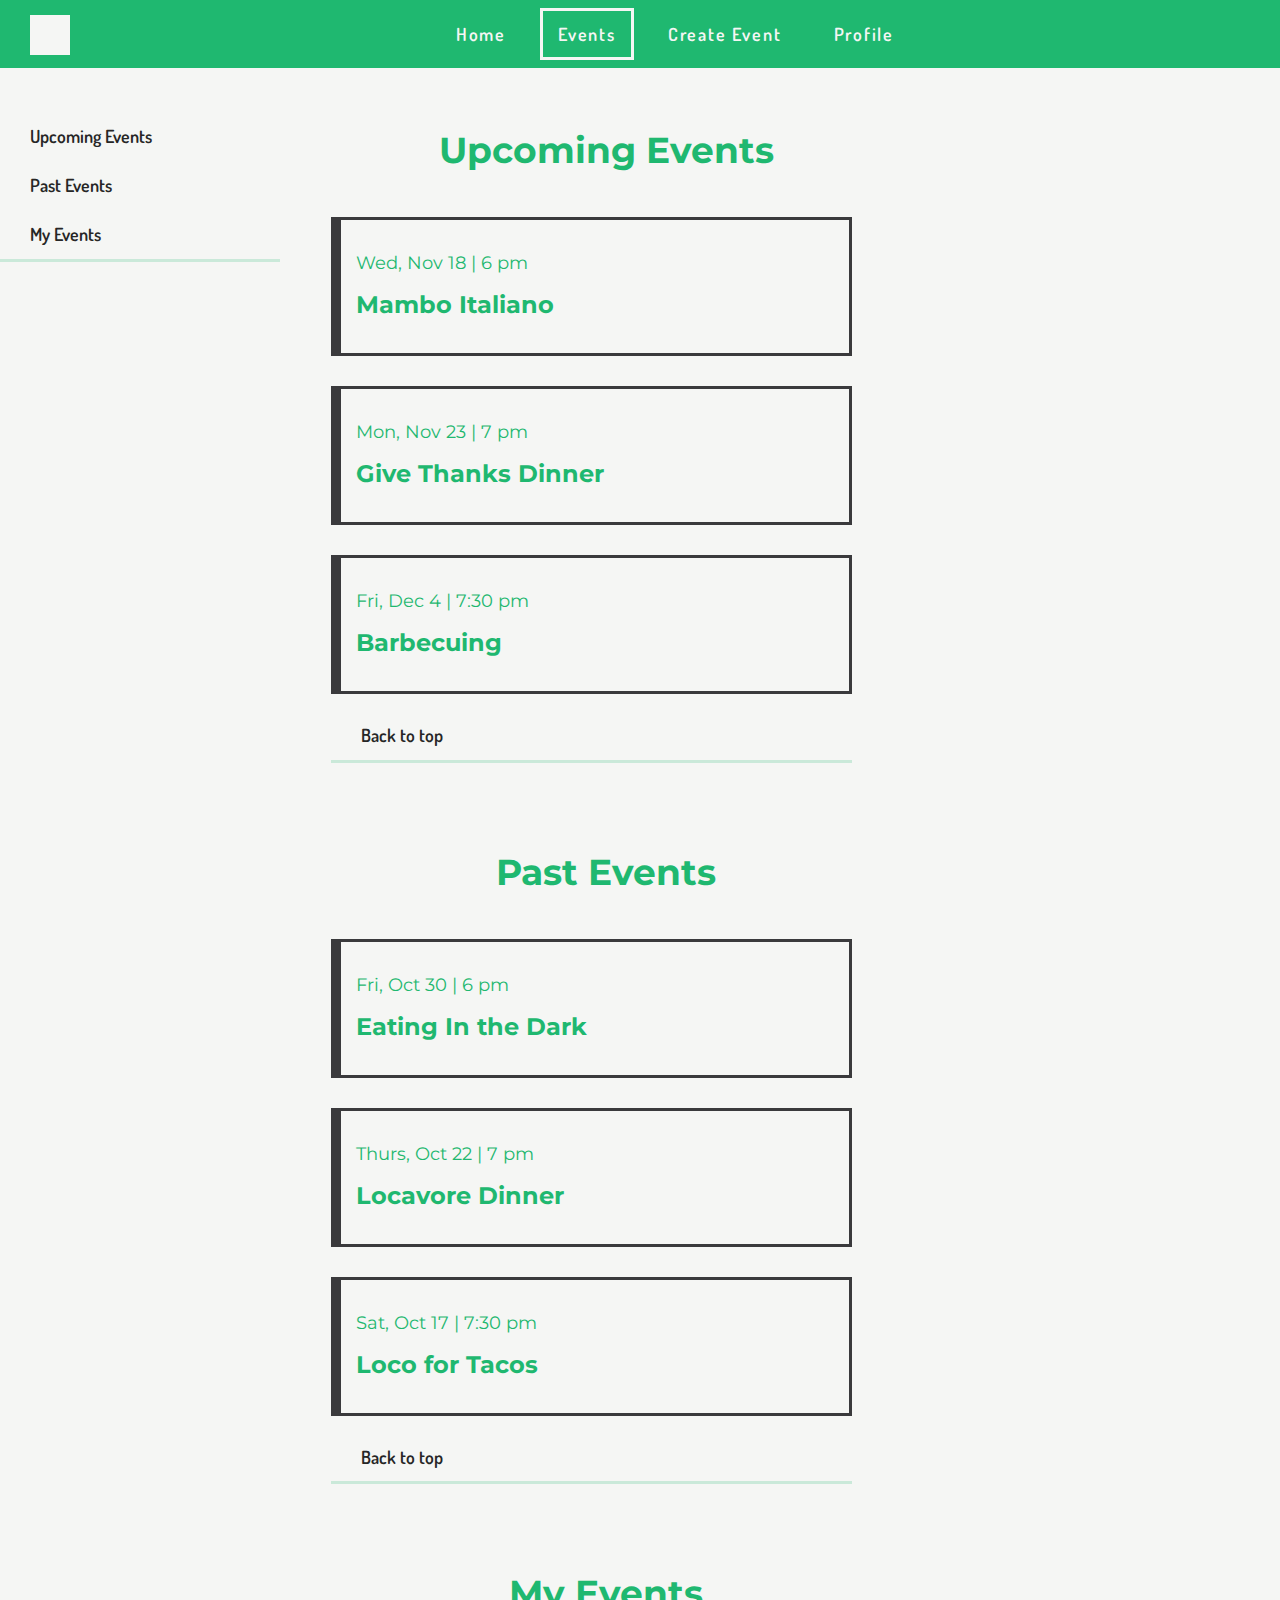
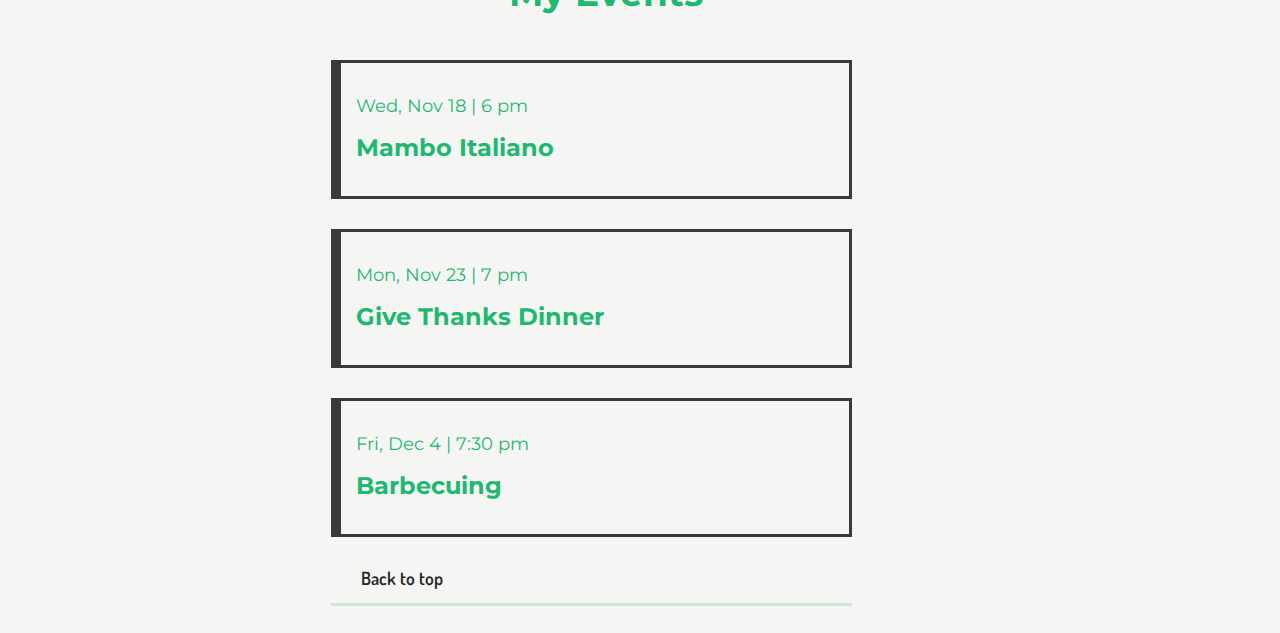
<file: technical/events.html>
<!DOCTYPE>

<html>
	<head>
	    <meta charset="utf-8">
	    <title>Popover</title>
	    <link type="text/css" rel="stylesheet" href="css/normalize.css">
	    <link type="text/css" rel="stylesheet" href="css/main.css">
	    <script src="http://code.jquery.com/jquery-2.1.4.min.js"></script>
	</head>
	<body>
    <div class="header">
      <a href="index.html" class="header-logo"><div class="logo-place"></div></a>
      <nav class = "nav-primary" role = "navigation">
      <a href="" class="menuIcon">Menu</a>
      <ul class="nav">
        <a href="index.html"><li>Home</li></a>
        <a href="events.html"><li class="selected">Events</li></a>
        <a href="create.html"><li>Create Event</li></a>
        <a href="#"><li>Profile</li></a>
      </ul>
      </nav>
    </div>
		<div class="scroll-on-page">
      <aside id="scroll-on-page-top">
        <a class="scroll-on-page-link" href="#scroll-link-1">Upcoming Events</a>
        <a class="scroll-on-page-link" href="#scroll-link-2">Past Events</a>
        <a class="scroll-on-page-link" href="#scroll-link-3">My Events</a>
      </aside>

      <article>
        <section>
          <h4 id="scroll-link-1">Upcoming Events</h4>

            <div>
              <a href="listing.html">
              <p>Wed, Nov 18 | 6 pm</p>
              <p>Mambo Italiano</p>
              </a>
            </div>
            <div>
              <p>Mon, Nov 23 | 7 pm</p>
              <p>Give Thanks Dinner</p>
            </div>
            <div class="last-event">
              <p>Fri, Dec 4 |  7:30 pm</p>
              <p>Barbecuing</p>
            </div>
          <a class="scroll-on-page-link" href="#scroll-on-page-top">Back to top</a>
        </section>
        <section>
          <h4 id="scroll-link-2">Past Events</h4>
            <div>
              <p>Fri, Oct 30 | 6 pm</p>
              <p>Eating In the Dark</p>
            </div>
            <div>
              <p>Thurs, Oct 22 | 7 pm</p>
              <p>Locavore Dinner</p>
            </div>
            <div class="last-event">
              <p>Sat, Oct 17 | 7:30 pm</p>
              <p>Loco for Tacos</p>
            </div>
          <a class="scroll-on-page-link back-to-top" href="#scroll-on-page-top">Back to top</a>
        </section>
        <section>
          <h4 id="scroll-link-3">My Events</h4>
            <div>
              <p>Wed, Nov 18 | 6 pm</p>
              <p>Mambo Italiano</p>
            </div>
            <div>
              <p>Mon, Nov 23 | 7 pm</p>
              <p>Give Thanks Dinner</p>
            </div>
            <div class="last-event">
              <p>Fri, Dec 4 | 7:30 pm</p>
              <p>Barbecuing</p>
            </div>
          <a class="scroll-on-page-link back-to-top" href="#scroll-on-page-top">Back to top</a>
        </section>
      </article>
    </div>

<script>$(".menuIcon").click(function(event) {
  event.preventDefault();
  $(".nav").toggleClass("list");
});
</script>
<script>
(function (jQuery) {
  jQuery.mark = {
    jump: function (options) {
      var defaults = {
        selector: 'a.scroll-on-page-link'
      };
      if (typeof options == 'string') {
        defaults.selector = options;
      }

      options = jQuery.extend(defaults, options);
      return jQuery(options.selector).click(function (e) {
        var jumpobj = jQuery(this);
        var target = jumpobj.attr('href');
        var thespeed = 1000;
        var offset = jQuery(target).offset().top;
        jQuery('html,body').animate({
          scrollTop: offset
        }, thespeed, 'swing');
        e.preventDefault();
      });
    }
  };
})(jQuery);


jQuery(function(){  
  jQuery.mark.jump();
});

</script>
	</body>
</html>
</file>
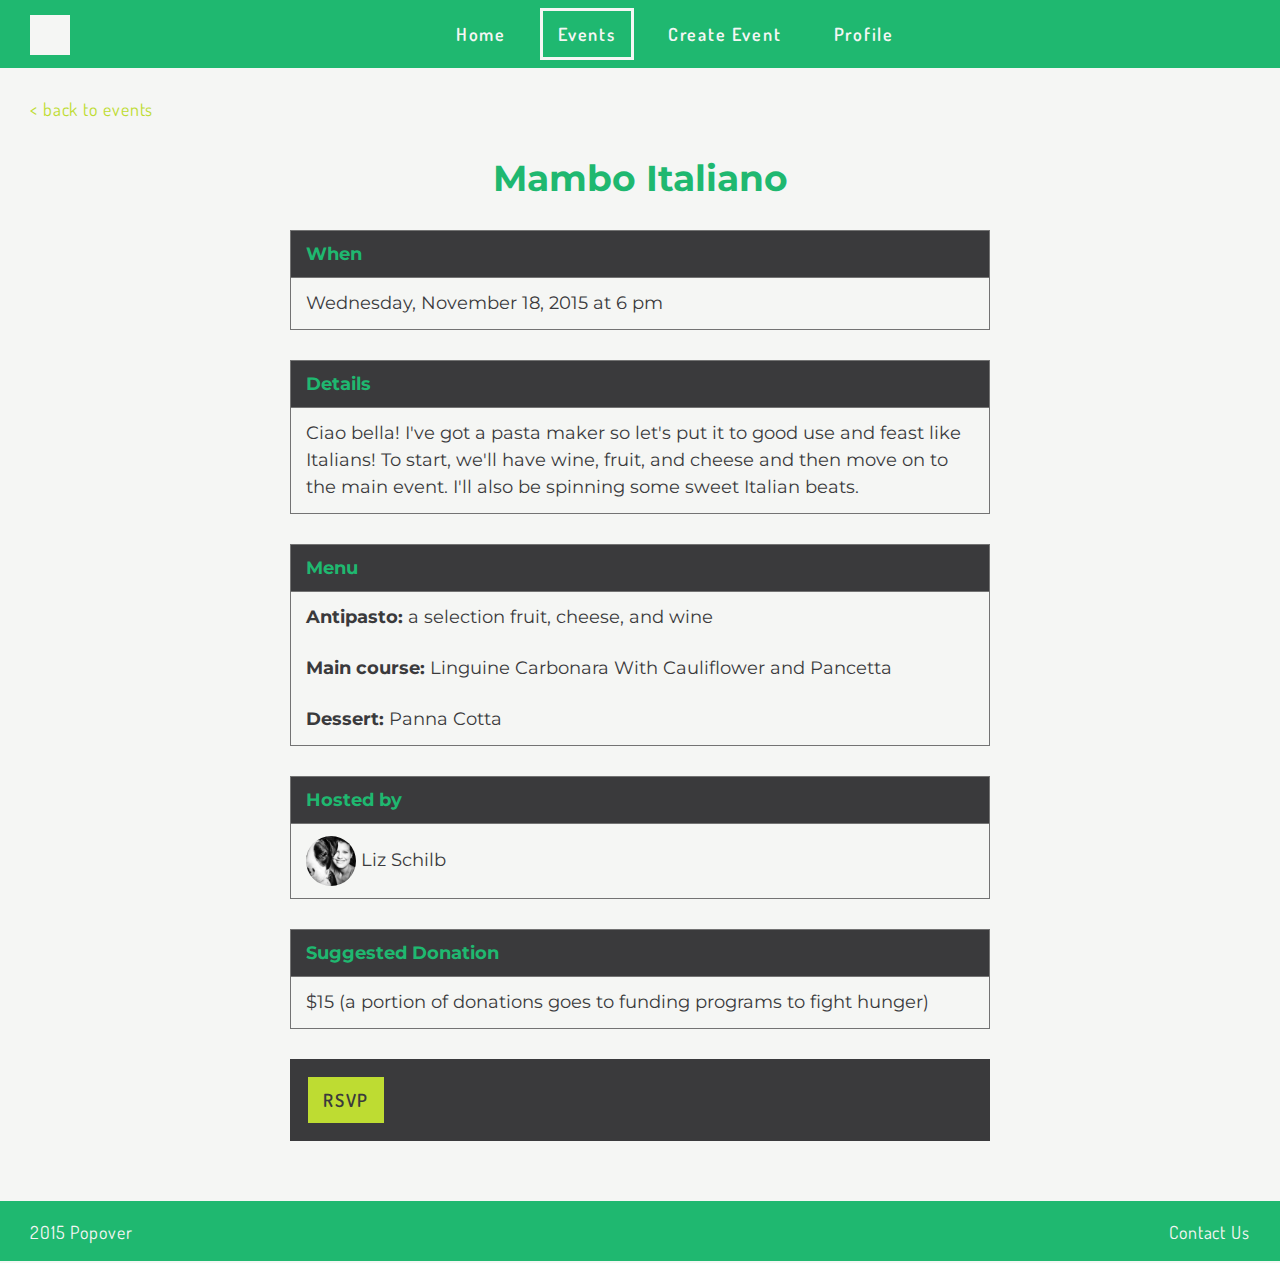
<file: technical/listing.html>
<!DOCTYPE>

<html>
	<head>
	    <meta charset="utf-8">
	    <title>Popover</title>
	    <link type="text/css" rel="stylesheet" href="css/normalize.css">
	    <link type="text/css" rel="stylesheet" href="css/main.css">
	    <script src="http://code.jquery.com/jquery-2.1.4.min.js"></script>
	</head>
	<body>
    <div class="header">
      <a href="index.html" class="header-logo"><div class="logo-place"></div></a>
      <nav class = "nav-primary" role = "navigation">
      <a href="" class="menuIcon">Menu</a>
      <ul class="nav">
        <a href="index.html"><li>Home</li></a>
        <a href="events.html"><li class="selected">Events</li></a>
        <a href="create.html"><li>Create Event</li></a>
        <a href="#"><li>Profile</li></a>
      </ul>
      </nav>
    </div>
		<div class="main-container">
      <a class="back-to-events" href="events.html">< back to events</a>
      <div class="page-header">Mambo Italiano</div>
      <div class="listing-box">
        <div class="label">When</div>
        <div class="event-description">Wednesday, November 18, 2015 at 6 pm</div>
      </div>
      <div class="listing-box">
        <div class="label">Details</div>
        <div class="event-description">Ciao bella! I've got a pasta maker so let's put it to good use and feast like Italians! To start, we'll have wine, fruit, and cheese and then move on to the main event. I'll also be spinning some sweet Italian beats.</div>
      </div>
      <div class="listing-box">
        <div class="label">Menu</div>
        <div class="event-description"><strong>Antipasto:</strong> a selection fruit, cheese, and wine</div><div class="event-description"><strong>Main course:</strong> Linguine Carbonara With Cauliflower and Pancetta</div><div class="event-description"><strong>Dessert:</strong> Panna Cotta</div>
      </div>
      <div class="listing-box">
        <div class="label">Hosted by</div>
        <div class="event-description"><img class="profile-image" src="images/liz.jpg" alt="profile image"> Liz Schilb</div>
      </div>
      <div class="listing-box">
        <div class="label">Suggested Donation</div>
        <div class="event-description">$15 (a portion of donations goes to funding programs to fight hunger)</div>
      </div>
      <form>
      <div class="button">
          <button type="submit">RSVP</button>
      </div>
      </form>
    </div>
    <footer>
  <div class="copyright">
    <p>2015 Popover</p>
  </div>
  <div class="social">
    <a href="#" class="support">Contact Us</a>
  </div>
    </footer>

<script>$(".menuIcon").click(function(event) {
  event.preventDefault();
  $(".nav").toggleClass("list");
});
</script>

	</body>
</html>
</file>
<file: css/main.css>
/*Variables*/
@import url(https://fonts.googleapis.com/css?family=Dosis:400,600|Montserrat:400,700);
html {
  box-sizing: border-box; }

*, *::after, *::before {
  box-sizing: inherit; }

/*Events page styling*/
/*Tabs styling*/
.accordion-tabs-minimal {
  line-height: 1.5;
  padding: 0;
  max-width: 700px;
  width: 100%; }
  .accordion-tabs-minimal::after {
    clear: both;
    content: "";
    display: table; }
  .accordion-tabs-minimal li.tab-header-and-content {
    list-style: none; }
    @media screen and (min-width: 30em) {
      .accordion-tabs-minimal li.tab-header-and-content {
        display: inline; } }
  .accordion-tabs-minimal a.tab-link {
    background-color: white;
    border-top: 1px solid #9f9fa3;
    color: #3A3A3C;
    display: block;
    font-family: "Dosis", sans-serif;
    font-weight: 600;
    padding: 0.75em 1.618em;
    text-decoration: none; }
    @media screen and (min-width: 30em) {
      .accordion-tabs-minimal a.tab-link {
        display: inline-block;
        border-top: 0; } }
    .accordion-tabs-minimal a.tab-link:hover {
      color: #52E8B6; }
    .accordion-tabs-minimal a.tab-link:focus {
      outline: none; }
    .accordion-tabs-minimal a.tab-link.is-active {
      border-bottom: 0; }
      @media screen and (min-width: 30em) {
        .accordion-tabs-minimal a.tab-link.is-active {
          border: 1px solid #9f9fa3;
          border-bottom-color: white;
          margin-bottom: -1px; } }
  .accordion-tabs-minimal .tab-content {
    display: none;
    padding: 1.5em 1.618em;
    width: 100%; }
    .accordion-tabs-minimal .tab-content section {
      padding: 0 30px;
      box-sizing: border-box;
      overflow: hidden; }
    .accordion-tabs-minimal .tab-content h4 {
      color: #1fb870;
      font-family: "Montserrat", sans-serif;
      font-weight: 700;
      font-size: 30px;
      margin: 30px 0;
      width: 100%;
      text-align: center;
      text-shadow: 1px 1px #3A3A3C; }
    .accordion-tabs-minimal .tab-content div {
      border-bottom: solid 3px #acf4dc;
      border-left: solid 10px #acf4dc;
      border-right: solid 3px #acf4dc;
      border-top: solid 3px #acf4dc;
      float: left;
      margin: 15px 0;
      width: 100%; }
      .accordion-tabs-minimal .tab-content div div {
        border: none;
        margin: 0; }
      .accordion-tabs-minimal .tab-content div img {
        display: none; }
    .accordion-tabs-minimal .tab-content p {
      color: #1fb870;
      font-family: "Montserrat", sans-serif;
      line-height: 1.5em;
      padding-left: 15px;
      padding-right: 15px; }
    .accordion-tabs-minimal .tab-content section p:first-of-type {
      font-size: 18px;
      font-weight: 400;
      margin-top: 30px;
      margin-bottom: 10px; }
    .accordion-tabs-minimal .tab-content section p:last-of-type {
      font-size: 24px;
      font-weight: 700;
      margin-bottom: 30px;
      margin-top: 0; }
    @media screen and (min-width: 30em) {
      .accordion-tabs-minimal .tab-content {
        border-top: 1px solid #9f9fa3;
        float: left; } }

/*Media queries*/
@media screen and (min-width: 480px) {
  .page-header {
    font-size: 2.25rem; }

  .accordion-tabs-minimal {
    margin: 16px auto;
    padding: 15px; }
    .accordion-tabs-minimal .tab-content {
      border-bottom: 1px solid #9f9fa3;
      border-left: 1px solid #9f9fa3;
      border-right: 1px solid #9f9fa3; }
      .accordion-tabs-minimal .tab-content section h4 {
        font-size: 36px; }
      .accordion-tabs-minimal .tab-content section div {
        width: 100%;
        float: left; } }
@media screen and (min-width: 760px) {
  /*Button styling and hover states*/
  .btn {
    position: relative;
    background: transparent;
    display: inline-block;
    text-decoration: none;
    margin-right: 20px;
    transition: 0.15s; }
    .btn:after {
      content: "";
      position: absolute;
      transition: 0.15s;
      z-index: -1;
      background: transparent; }
    .btn:before {
      content: "";
      position: absolute; }

  /**** from left to right style ****/
  .btn-l-r:hover p {
    color: #1fb870; }
  .btn-l-r:hover:after {
    background-color: #d9faef;
    width: 100%; }
  .btn-l-r:after {
    top: 0;
    left: 0;
    width: 0%;
    height: 100%; } }
/*Event Listing*/
.main-container {
  background-color: #f5f6f4;
  box-sizing: border-box;
  overflow: hidden; }

.event-image {
  background: url("../images/listing-image.png") 0 0 no-repeat;
  background-size: cover;
  background-position: 50%;
  height: 400px;
  width: 100%; }

.back-to-events {
  background-color: #3A3A3C;
  border-bottom: 1px solid transparent;
  color: #bedc32;
  float: left;
  font-family: "Dosis", sans-serif;
  font-size: 1.125rem;
  letter-spacing: .05em;
  margin: 15px 0;
  padding: 15px;
  text-decoration: none; }

.page-header {
  opacity: 1;
  clear: both;
  color: #f5f6f4;
  font-family: "Montserrat", sans-serif;
  font-weight: 700;
  font-size: 2rem;
  height: 100%;
  padding: 150px 15px;
  text-align: center;
  text-shadow: 1px 1px #3A3A3C;
  background-color: rgba(255, 255, 255, 0); }

.listing-box {
  box-shadow: 1px 1px 1px #d9d9d9;
  clear: both;
  margin: 30px; }
  .listing-box .label {
    background-color: #3A3A3C;
    color: #52E8B6;
    font-family: "Montserrat", sans-serif;
    font-size: 1.125rem;
    font-weight: 700;
    padding: 12px 15px; }
  .listing-box .event-description {
    background-color: #fff;
    color: #3A3A3C;
    font-family: "Montserrat", sans-serif;
    font-size: 1.125rem;
    font-weight: 400;
    line-height: 1.5;
    padding: 12px 15px; }

.profile-image {
  border-radius: 50%;
  width: 50px;
  height: 50px;
  vertical-align: middle; }

.rsvp {
  margin: 30px; }

.button button {
  background-color: #bedc32;
  border: solid 3px #3A3A3C;
  font-family: "Dosis", sans-serif;
  font-weight: 600;
  color: #3A3A3C;
  list-style: none;
  display: inline-block;
  font-size: 1.125rem;
  letter-spacing: .1em;
  padding: 12px 15px; }

/*Header and Main navigation*/
.header {
  background-color: #3A3A3C;
  box-sizing: border-box;
  overflow: hidden;
  width: 100%; }
  .header a {
    box-sizing: border-box;
    overflow: hidden; }
    .header a .logo {
      background: url("../images/popover-logo-bl.svg") 0 0 no-repeat;
      background-size: cover;
      height: 42px;
      width: 140px;
      margin-left: 15px;
      margin-top: 15px;
      text-decoration: none;
      display: inline-block;
      float: left; }
  .header .menuIcon {
    background: #3A3A3C;
    display: block;
    font-family: "Dosis", sans-serif;
    color: #f5f6f4;
    text-decoration: none;
    padding: .75em;
    font-size: 1.5em;
    text-align: right; }
  .header .nav {
    background: #3A3A3C;
    margin: 0;
    padding: 0;
    text-align: center;
    display: none; }
    .header .nav .selected {
      border: solid 3px #f5f6f4; }
  .header .nav li {
    border: solid 3px transparent;
    font-family: "Dosis", sans-serif;
    font-size: 1.125rem;
    font-weight: 600;
    list-style: none;
    color: #f5f6f4;
    letter-spacing: .1em;
    padding: 1em;
    margin: 0;
    display: block;
    transition: all 0.3s;
    vertical-align: center; }
    .header .nav li:active {
      border: solid 3px #f5f6f4;
      color: #52E8B6; }
  .header .nav a {
    text-decoration: none; }
  .header .list {
    display: block; }

@media screen and (min-width: 660px) {
  .header {
    width: 100%; }
    .header .nav {
      font-size: 0;
      background: #3A3A3C;
      padding: 0;
      width: 100%;
      text-align: center;
      display: block; }
      .header .nav .selected {
        border: solid 3px #f5f6f4; }
    .header .nav li {
      border: solid 3px transparent;
      font-family: "Dosis", sans-serif;
      font-weight: 600;
      color: #f5f6f4;
      list-style: none;
      display: inline-block;
      font-size: 1.125rem;
      letter-spacing: .1em;
      margin: .5rem 1%;
      padding: 12px 15px;
      transition: all 0.3s ease-in-out; }
      .header .nav li:hover {
        border: solid 3px #f5f6f4; }
    .header .menuIcon {
      display: none; } }
/*Global styling*/
/*Form header*/
.create-event-header {
  background-color: rgba(31, 184, 112, 0.9);
  color: #f5f6f4;
  font-family: "Montserrat", sans-serif;
  font-size: 18px;
  line-height: 1.5;
  padding: 30px;
  width: 100%;
  height: 100%;
  box-sizing: border-box;
  overflow: hidden; }
  .create-event-header .create-header {
    opacity: 1;
    clear: both;
    color: #3A3A3C;
    font-family: "Montserrat", sans-serif;
    font-weight: 700;
    font-size: 1.5rem;
    text-align: center;
    text-shadow: 1px 1px #52E8B6; }

/*Form*/
.create-image {
  opacity: 1;
  width: 100%;
  height: 258px;
  background-image: url("../images/kitchen-pattern.png");
  background-color: #1fb870;
  background-blend-mode: luminosity; }

.create-container {
  background-color: #f5f6f4; }

form {
  margin: 0;
  padding: 15px;
  max-width: 700px; }
  form .ndt-container {
    width: 100%; }
    form .ndt-container label, form .ndt-container input {
      width: 100%; }
  form .gdf-container label, form .gdf-container input {
    width: 100%; }
  form label {
    color: #1fb870;
    display: block;
    font-family: "Montserrat", sans-serif;
    font-size: 1rem;
    font-weight: 400;
    padding-top: 30px;
    padding-bottom: 10px; }
  form input[type=text],
  form input[type=date],
  form input[type=time],
  form textarea {
    background-color: white;
    border: 1px solid #52E8B6;
    font-family: "Montserrat", sans-serif;
    font-size: .812rem;
    color: #535356; }
  form input[type=text],
  form textarea {
    padding: 15px; }
  form input[type=date],
  form input[type=time] {
    padding: 13px 15px; }
  form textarea {
    width: 100%;
    height: 200px;
    line-height: 1.5; }
  form .create-button {
    margin-top: 30px; }

::-webkit-input-placeholder {
  color: #535356; }

:-moz-placeholder {
  /* Firefox 18- */
  color: #535356; }

::-moz-placeholder {
  /* Firefox 19+ */
  color: #535356; }

:-ms-input-placeholder {
  color: #535356; }

.choose-file {
  background-color: #bedc32;
  border: solid 3px #3A3A3C;
  font-family: "Dosis", sans-serif;
  font-weight: 600;
  letter-spacing: .1em;
  padding: 10px; }

/*Footer*/
footer {
  background-color: #3A3A3C;
  clear: both;
  color: #f5f6f4;
  font-family: "Dosis", sans-serif;
  font-size: 1.125rem;
  height: 60px;
  letter-spacing: .05em;
  overflow: hidden; }
  footer .copyright {
    float: left;
    padding: 20px 30px 20px 30px; }
    footer .copyright p {
      margin: 0; }
  footer .social {
    float: right;
    padding: 20px 30px 20px 30px; }
    footer .social a {
      color: #f5f6f4;
      text-decoration: none; }

/*Home*/
.home-container {
  background-color: #f5f6f4;
  overflow: hidden; }

.type-wrap {
  box-sizing: border-box;
  box-shadow: none;
  border: none;
  font-family: "Dosis", sans-serif;
  font-size: 1.125rem;
  font-weight: 600;
  padding: 100px 30px;
  letter-spacing: .1em;
  color: #f5f6f4;
  background: linear-gradient(45deg, #52E8B6, #bedc32); }

.home-icon {
  height: 200px;
  width: 200px;
  margin: 30px auto;
  padding: 30px;
  border-radius: 50%;
  background-color: #1fb870; }

.home-description {
  border-bottom: 1px solid #52E8B6;
  color: #3A3A3C;
  font-family: "Montserrat", sans-serif;
  font-size: 1rem;
  line-height: 1.5;
  margin: 0 30px;
  max-width: 700px;
  padding-bottom: 30px; }
  .home-description:last-of-type {
    border-bottom: none; }
  .home-description h3 {
    color: #1fb870;
    font-size: 1.25rem;
    margin: .5rem 0; }
  .home-description p {
    margin: 0; }

/*Media queries*/
@media screen and (min-width: 480px) {
  .page-header, .create-event-header .create-header {
    font-size: 2.5rem; }

  form .ndt-container {
    max-width: 400px; }
    form .ndt-container label, form .ndt-container input {
      width: 100%; }
  form .gdf-container {
    max-width: 400px; }
    form .gdf-container label, form .gdf-container input {
      width: 100%; }

  .type-wrap {
    font-size: 2rem; } }
@media screen and (min-width: 760px) {
  .outer-container {
    margin: 0 auto;
    max-width: 900px; }
    .outer-container .home-icon {
      float: left;
      clear: both;
      margin: 0 30px; }
    .outer-container .home-description {
      border-bottom: none;
      margin: 100px auto; }

  .create-event-header p {
    max-width: 700px;
    margin: 0 auto; }

  .back-to-events {
    margin: 30px 0; }
    .back-to-events:hover {
      background-color: #535356;
      color: #cce35e; }

  form {
    max-width: 700px;
    margin: 0 auto; }
    form .ndt-container {
      float: left;
      padding-right: 15px;
      width: 335px; }
      form .ndt-container label, form .ndt-container input {
        width: 100%; }
    form .gdf-container {
      float: left;
      width: 335px; }
      form .gdf-container label, form .gdf-container input {
        width: 100%; }
    form .clear {
      clear: both; }

  .create-event-header {
    padding: 60px; }
    .create-event-header .create-header {
      padding-bottom: 30px; }

  .listing-box, .rsvp {
    margin: 30px auto;
    max-width: 700px; }

  .type-wrap {
    font-size: 2rem;
    padding: 150px; }

  .page-header {
    font-size: 4rem; } }
@media screen and (min-width: 960px) {
  .type-wrap {
    font-size: 3rem; } }

/*# sourceMappingURL=main.css.map */
</file>
<file: technical/css/main.css>
@import url(https://fonts.googleapis.com/css?family=Dosis:400,600|Montserrat:400,700);
html {
  box-sizing: border-box; }

*, *::after, *::before {
  box-sizing: inherit; }

/*Variables*/
/*Main navigation*/
.header {
  width: 100%;
  background-color: #1fb870; }
  .header a .logo-place {
    background-color: #f5f6f4;
    font-family: "Dosis", sans-serif;
    height: 40px;
    width: 40px;
    margin-left: 30px;
    margin-top: 15px;
    text-decoration: none;
    display: inline-block;
    float: left; }
  .header .menuIcon {
    background: #1fb870;
    display: block;
    font-family: "Dosis", sans-serif;
    color: #f5f6f4;
    text-decoration: none;
    padding: .75em;
    font-size: 1.5em;
    text-align: right; }
  .header .nav {
    background: #1fb870;
    margin: 0;
    padding: 0;
    text-align: center;
    display: none; }
    .header .nav .selected {
      border: solid 3px #f5f6f4; }
  .header .nav li {
    border: solid 3px transparent;
    font-family: "Dosis", sans-serif;
    font-size: 1.125rem;
    font-weight: 600;
    list-style: none;
    color: #f5f6f4;
    letter-spacing: .1em;
    padding: 1em;
    margin: .3em;
    display: block;
    transition: all 0.3s; }
    .header .nav li:hover {
      border: solid 3px #f5f6f4; }
  .header .nav a {
    text-decoration: none; }
  .header .list {
    display: block; }

@media screen and (min-width: 600px) {
  .header {
    width: 100%; }
    .header .nav {
      font-size: 0;
      background: #1fb870;
      padding: 0;
      width: 100%;
      text-align: center;
      display: block; }
      .header .nav .selected {
        border: solid 3px #f5f6f4; }
    .header .nav li {
      border: solid 3px transparent;
      font-family: "Dosis", sans-serif;
      font-weight: 600;
      color: #f5f6f4;
      list-style: none;
      display: inline-block;
      font-size: 1.125rem;
      letter-spacing: .1em;
      margin: .5rem;
      padding: 12px 15px;
      transition: all 0.3s ease-in-out; }
      .header .nav li:hover {
        border: solid 3px #f5f6f4; }
    .header .menuIcon {
      display: none; } }
/*Global styling*/
body {
  background-color: #f5f6f4;
  width: 100%; }

/*Events Section*/
.btn {
  position: relative;
  background: transparent;
  display: inline-block;
  text-decoration: none;
  border: 1px solid;
  margin-right: 20px;
  transition: 0.3s; }
  .btn:after {
    content: "";
    position: absolute;
    transition: 0.3s;
    z-index: -1;
    background: transparent; }
  .btn:before {
    content: "";
    position: absolute; }

/**** from left to right style ****/
.btn-l-r:hover p {
  color: #1fb870; }
.btn-l-r:hover:after {
  background: #3a3a3c;
  width: 100%; }
.btn-l-r:after {
  top: 0;
  left: 0;
  width: 0%;
  height: 100%; }

.scroll-on-page {
  display: inline-block; }
  .scroll-on-page a {
    color: #262626;
    font-family: "Dosis", sans-serif;
    font-weight: 600;
    text-decoration: none; }
  .scroll-on-page aside {
    margin-top: 30px; }
    @media screen and (min-width: 30em) {
      .scroll-on-page aside {
        float: left;
        display: block;
        margin-right: 2.35765%;
        width: 31.76157%; }
        .scroll-on-page aside:last-child {
          margin-right: 0; } }
  .scroll-on-page .last-event {
    margin-bottom: 30px; }
  .scroll-on-page .scroll-on-page-link {
    display: block;
    font-size: 1.125rem;
    outline: none;
    padding: 0.75em 30px; }
    .scroll-on-page .scroll-on-page-link:first-child {
      padding-top: 1.5em; }
    .scroll-on-page .scroll-on-page-link:last-child {
      margin-bottom: 1.5em;
      border-bottom: 3px solid rgba(31, 184, 112, 0.2); }
  .scroll-on-page article {
    max-width: 700px;
    width: 100%; }
    .scroll-on-page article section {
      padding: 0 30px; }
    .scroll-on-page article h4 {
      color: #1fb870;
      font-family: "Montserrat", sans-serif;
      font-weight: 700;
      font-size: 24px;
      margin: 60px 15px 30px 15px;
      width: 100%;
      text-align: center; }
    .scroll-on-page article div {
      border-bottom: solid 3px #3a3a3c;
      border-left: solid 10px #3a3a3c;
      border-right: solid 3px #3a3a3c;
      border-top: solid 3px #3a3a3c;
      float: left;
      margin: 15px 0;
      width: 100%; }
    .scroll-on-page article p {
      color: #1fb870;
      font-family: "Montserrat", sans-serif;
      line-height: 1.5em;
      padding-left: 15px;
      padding-right: 15px; }
    .scroll-on-page article section p:first-of-type {
      font-size: 18px;
      font-weight: 400;
      margin-top: 30px;
      margin-bottom: 10px;
      width: 100%; }
    .scroll-on-page article section p:last-of-type {
      font-size: 24px;
      font-weight: 700;
      margin-bottom: 30px;
      margin-top: 0; }
    @media screen and (min-width: 30em) {
      .scroll-on-page article {
        float: left;
        display: block;
        margin-right: 2.35765%;
        width: 65.88078%; }
        .scroll-on-page article:last-child {
          margin-right: 0; }
        .scroll-on-page article section {
          box-sizing: border-box;
          overflow: hidden;
          width: 100%;
          padding: 0 30px; }
        .scroll-on-page article h4 {
          font-size: 36px; }
        .scroll-on-page article div {
          width: 100%;
          float: left; } }

/*Form header*/
.create-event-header {
  background-color: #1fb870;
  color: #262626;
  font-family: "Montserrat", sans-serif;
  font-size: 18px;
  line-height: 1.5;
  margin-top: 30px;
  padding: 30px;
  width: 100%; }

/*Form*/
form {
  background-color: #3a3a3c;
  margin: 30px;
  max-width: 700px;
  padding: 15px; }
  form label {
    color: #1fb870;
    display: block;
    font-family: "Montserrat", sans-serif;
    font-size: 1rem;
    font-weight: 400;
    padding-top: 30px;
    padding-bottom: 10px; }
  form input[type=text],
  form input[type=date],
  form input[type=time],
  form textarea {
    border: 1px solid #1fb870;
    font-family: "Montserrat", sans-serif;
    font-size: .812rem;
    color: #535356;
    padding: 7px 10px; }
  form textarea {
    width: 100%;
    height: 200px; }
  form input[type=file] {
    padding: 7px 10px;
    color: #2edc8a;
    font-family: "Montserrat", sans-serif; }
  form .create-button {
    margin-top: 30px; }

/*Event Listing*/
.back-to-events {
  border-bottom: 1px solid transparent;
  color: #bedc32;
  float: left;
  font-family: "Dosis", sans-serif;
  font-size: 1.125rem;
  letter-spacing: .05em;
  margin: 30px;
  padding-bottom: 5px;
  text-decoration: none; }
  .back-to-events:hover {
    border-bottom: 1px solid #bedc32; }

.page-header {
  clear: both;
  color: #1fb870;
  font-family: "Montserrat", sans-serif;
  font-weight: 700;
  font-size: 1.5rem;
  margin: 30px;
  text-align: center; }

.listing-box {
  border: 1px solid #737373;
  margin: 30px; }
  .listing-box .label {
    border-bottom: 1px solid #737373;
    background-color: #3a3a3c;
    color: #1fb870;
    font-family: "Montserrat", sans-serif;
    font-size: 1.125rem;
    font-weight: 700;
    padding: 12px 15px; }
  .listing-box .event-description {
    color: #3a3a3c;
    font-family: "Montserrat", sans-serif;
    font-size: 1.125rem;
    font-weight: 400;
    line-height: 1.5;
    padding: 12px 15px; }

.profile-image {
  border-radius: 50%;
  width: 50px;
  height: 50px;
  vertical-align: middle; }

.button button {
  background-color: #bedc32;
  border: solid 3px #3a3a3c;
  font-family: "Dosis", sans-serif;
  font-weight: 600;
  color: #3a3a3c;
  list-style: none;
  display: inline-block;
  font-size: 1.125rem;
  letter-spacing: .1em;
  padding: 12px 15px; }

footer {
  background-color: #1fb870;
  color: #f5f6f4;
  font-family: "Dosis", sans-serif;
  font-size: 1.125rem;
  height: 60px;
  letter-spacing: .05em;
  margin-top: 60px; }
  footer .copyright {
    float: left;
    padding: 20px 30px 20px 30px; }
    footer .copyright p {
      margin: 0; }
  footer .social {
    float: right;
    padding: 20px 30px 20px 30px; }
    footer .social a {
      color: #f5f6f4;
      text-decoration: none; }

/*Media queries*/
@media screen and (min-width: 480px) {
  .page-header {
    font-size: 2.25rem; } }
@media screen and (min-width: 760px) {
  .create-event-header, .listing-box, form {
    max-width: 700px;
    margin: 30px auto 0 auto; } }

/*# sourceMappingURL=main.css.map */
</file>
